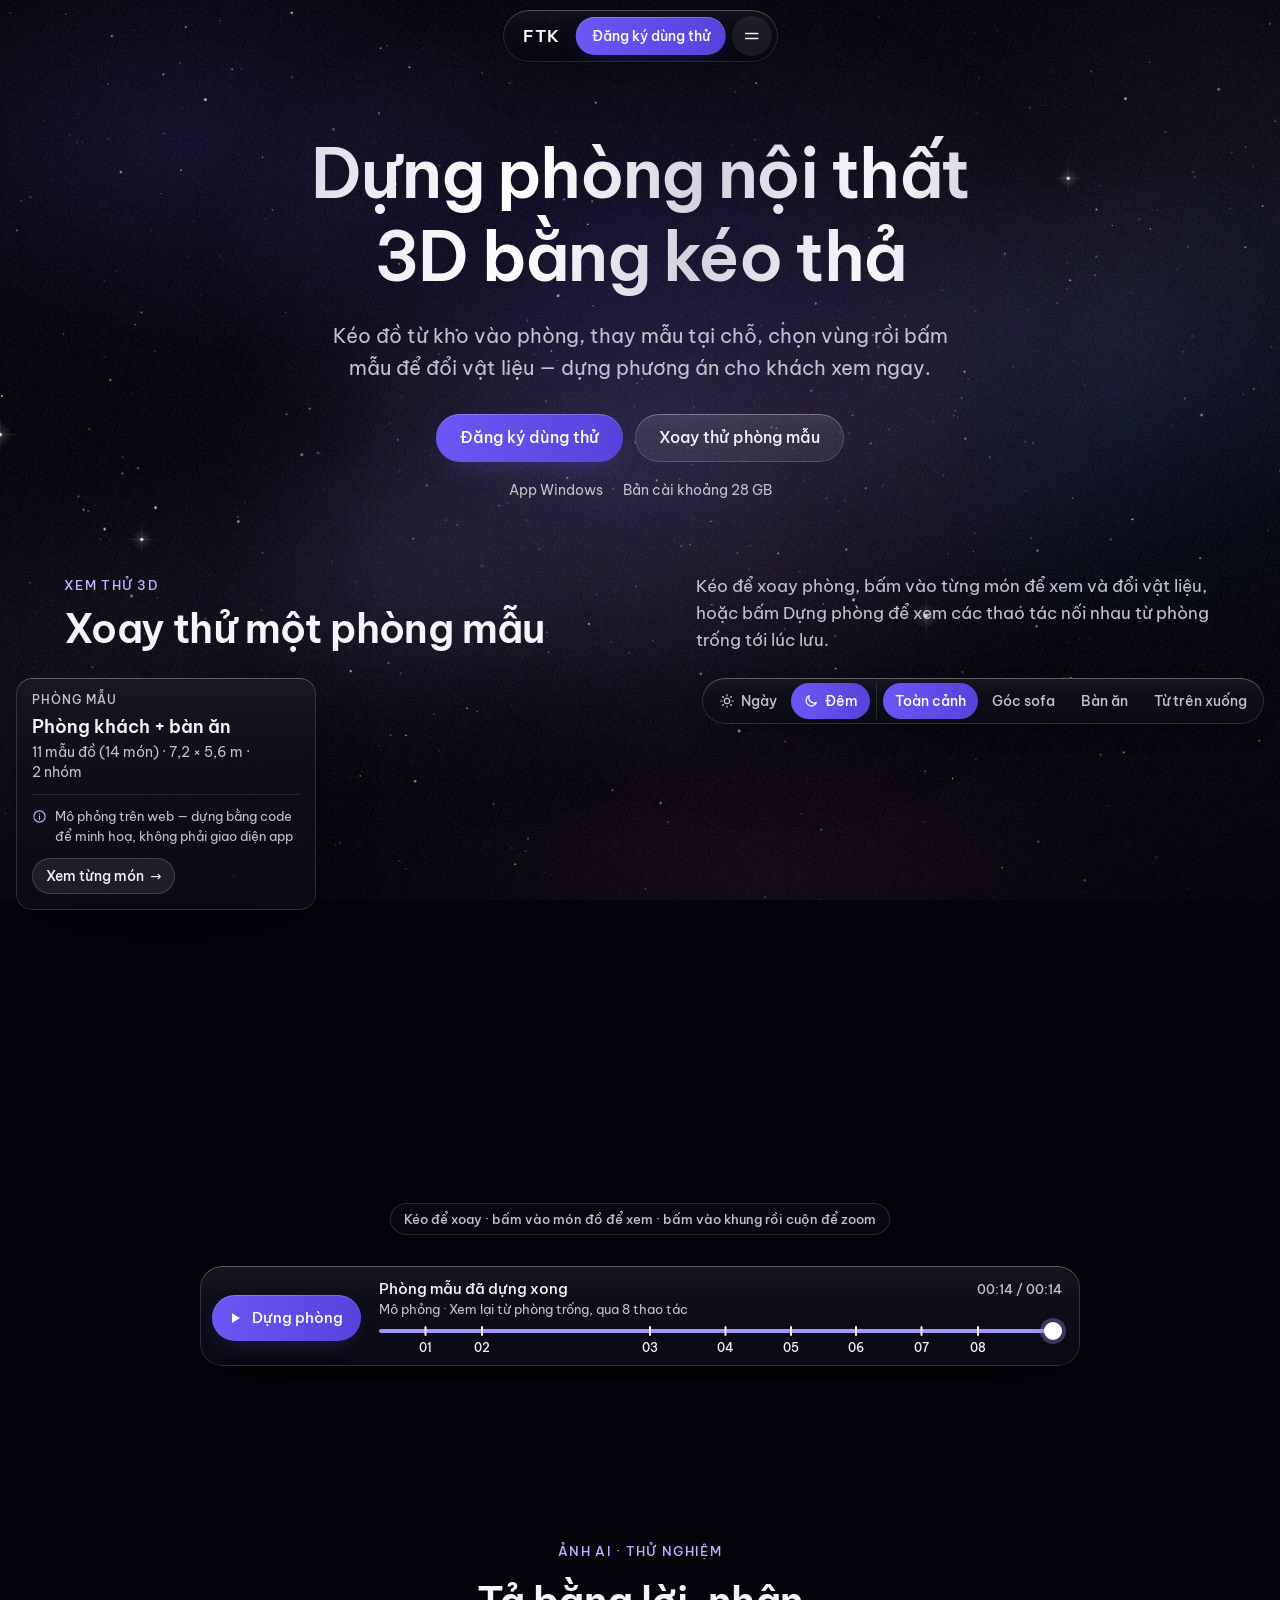
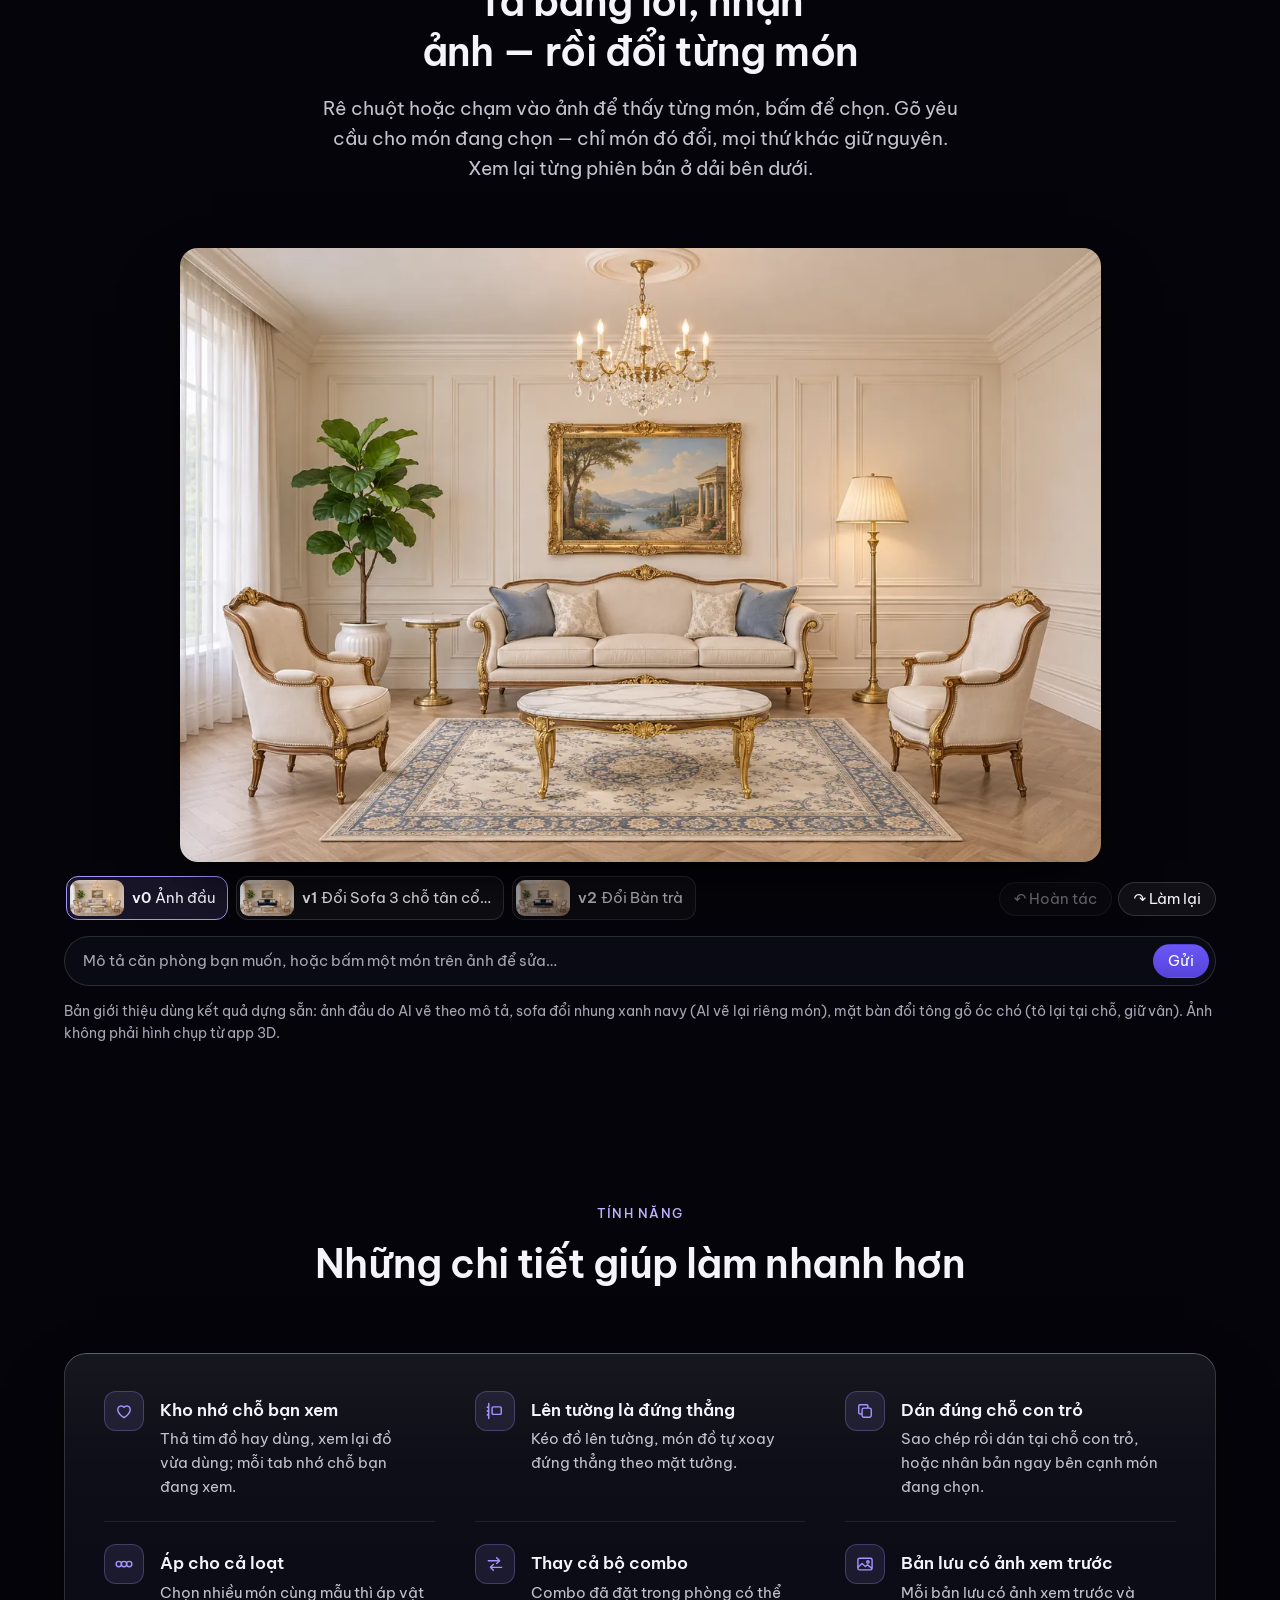
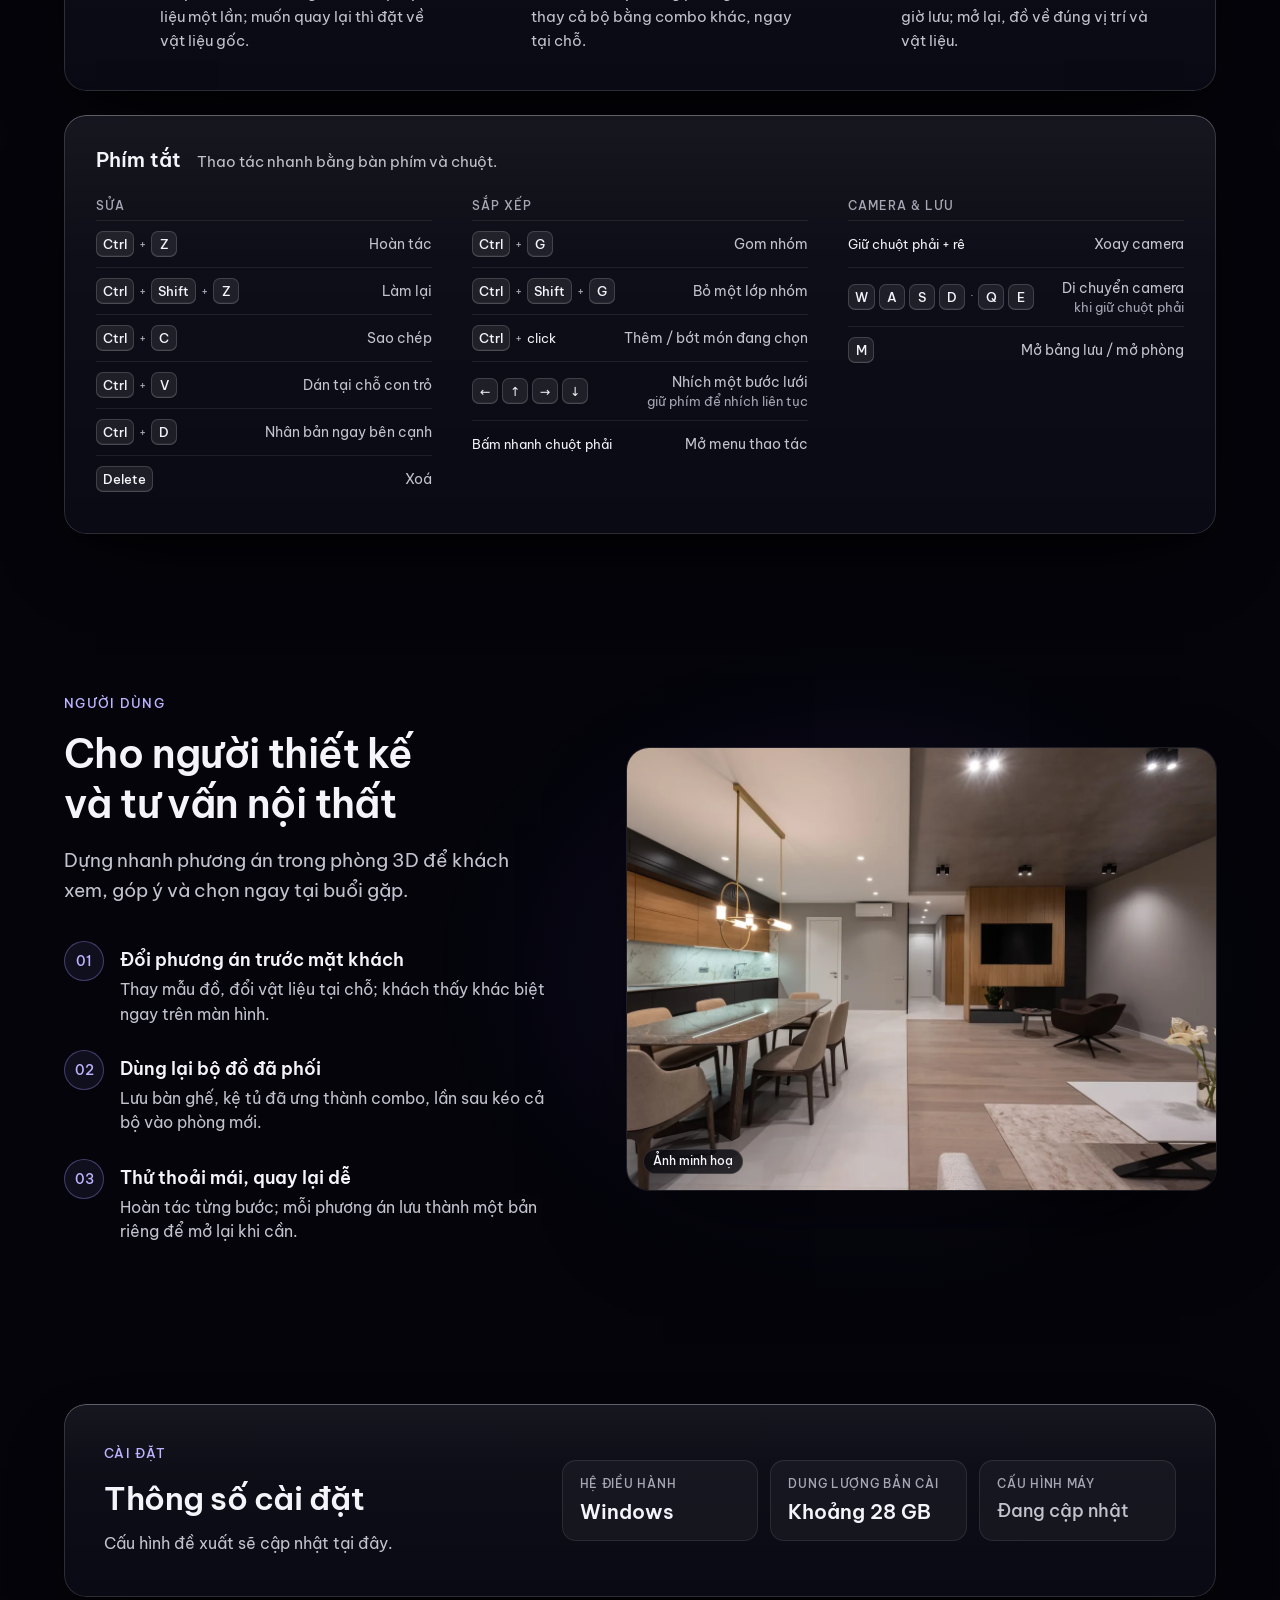
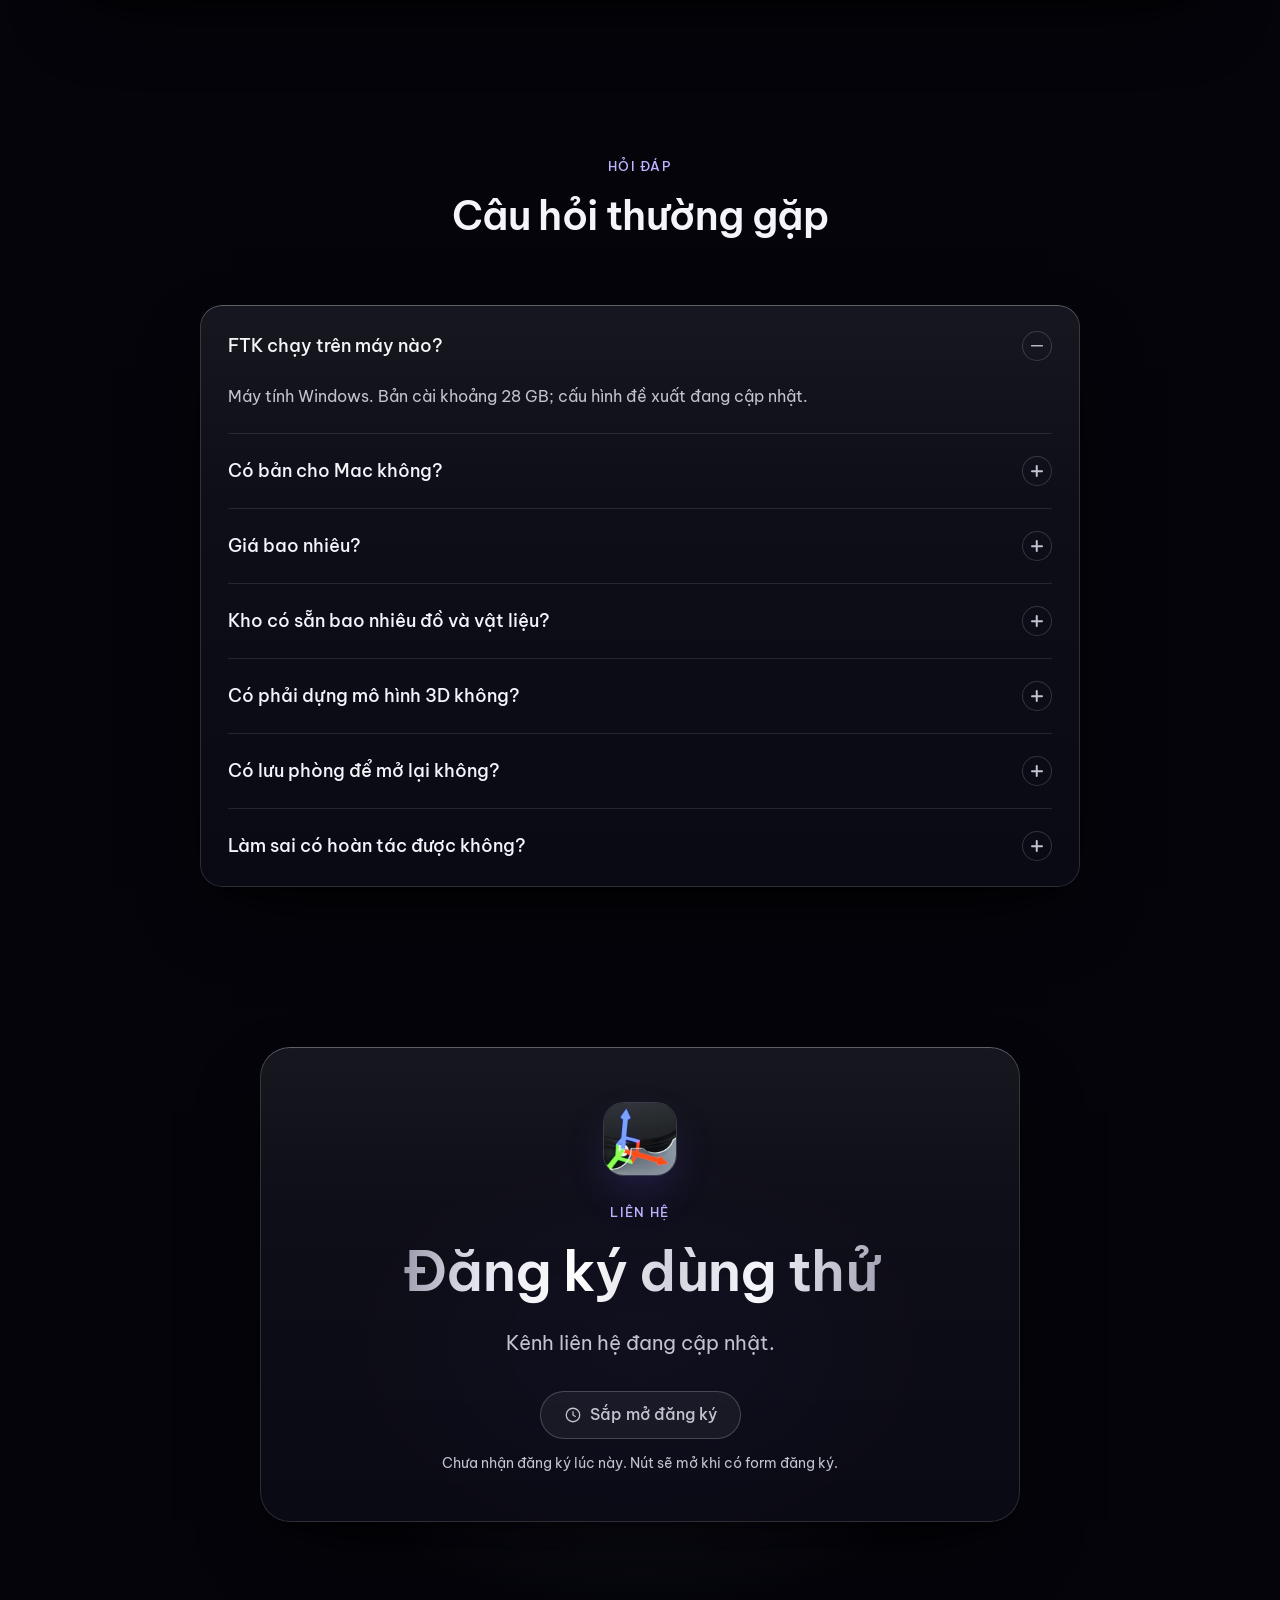
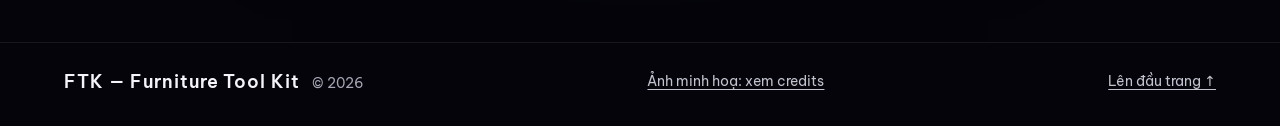
<file: index.html>
<!doctype html>
<html lang="vi">
<head>
<meta charset="utf-8">
<meta name="viewport" content="width=device-width, initial-scale=1">
<meta name="color-scheme" content="dark">
<meta name="theme-color" content="#04040A">
<meta name="robots" content="noindex">
<script>if (location.hash.length > 1) { document.documentElement.classList.add('nhay-tuc-thi'); addEventListener('load', function () { document.documentElement.classList.remove('nhay-tuc-thi'); }); }</script>
<title data-cfg="APP_NAME" data-cfg-sau=" · Dựng phòng nội thất 3D bằng kéo thả">FTK — Furniture Tool Kit · Dựng phòng nội thất 3D bằng kéo thả</title>
<meta name="description" data-cfg="TAGLINE" content="Kéo đồ từ kho vào phòng 3D, thay mẫu tại chỗ, chọn vùng rồi bấm mẫu để đổi vật liệu. App Windows cho người thiết kế và tư vấn nội thất.">
<meta property="og:type" content="website">
<meta property="og:locale" content="vi_VN">
<meta property="og:url" content="https://olivercu04.github.io/ftk-web/">
<meta property="og:title" data-cfg="APP_NAME" data-cfg-sau=" · Dựng phòng nội thất 3D bằng kéo thả" content="FTK — Furniture Tool Kit · Dựng phòng nội thất 3D bằng kéo thả">
<meta property="og:description" content="Bày đồ, thay mẫu, đổi vật liệu ngay trong phòng 3D — dựng phương án nội thất cho khách xem.">
<meta name="twitter:card" content="summary">
<link rel="icon" type="image/png" sizes="32x32" href="favicon-32.png">
<link rel="apple-touch-icon" href="apple-touch-icon.png">
<link rel="preconnect" href="https://fonts.googleapis.com">
<link rel="preconnect" href="https://fonts.gstatic.com" crossorigin>
<link rel="stylesheet" href="https://fonts.googleapis.com/css2?family=Be+Vietnam+Pro:wght@400;500;600&display=swap">
<link rel="stylesheet" href="style.css?v=3">
<script type="importmap">{"imports":{"three":"./vendor/three/three.module.min.js","three/addons/":"./vendor/three/addons/"}}</script>
<script src="config.js?v=3"></script>
<script src="main.js?v=3"></script>
</head>
<body id="top">
<div class="sky" aria-hidden="true"><div class="sky-neb"></div><canvas class="sky-far"></canvas><canvas class="sky-near"></canvas><div class="sky-grain"></div><div class="sky-vig"></div></div>
<a class="skip" href="#noi-dung">Bỏ qua, tới nội dung</a>

<!-- ═════════ DYNAMIC ISLAND (thay thanh đầu trang) ═════════ -->
<header class="island-wrap">
  <div class="island no-anim" data-mode="idle">
    <div class="isl-in">
      <div class="isl-bar">
        <a class="isl-brand" href="#top" aria-label="FTK — lên đầu trang" data-cfg="APP_SHORT">FTK</a>
        <div class="isl-live" data-kind="none" aria-hidden="true">
          <span class="isl-ico">
            <svg class="isl-ring" width="20" height="20" viewBox="0 0 20 20"><circle class="trk" cx="10" cy="10" r="7.6"/><circle class="val" cx="10" cy="10" r="7.6" pathLength="100" stroke-dasharray="100" stroke-dashoffset="100"/></svg>
            <span class="isl-dot"></span>
            <svg class="isl-ok" width="20" height="20" viewBox="0 0 24 24" fill="none" stroke="currentColor" stroke-width="2" stroke-linecap="round" stroke-linejoin="round"><circle cx="12" cy="12" r="9"/><path d="m8 12.5 2.6 2.6L16 9.6"/></svg>
          </span>
          <span class="isl-no"></span><span class="isl-txt"></span><span class="isl-sub"></span>
        </div>
        <a class="btn btn-primary isl-cta" href="#lien-he" data-cfg-href="SIGNUP_URL">Đăng ký dùng thử</a>
        <button class="isl-btn" type="button" aria-expanded="false" aria-controls="isl-menu" aria-label="Mở menu">
          <svg class="i-menu" width="20" height="20" viewBox="0 0 20 20" fill="none" stroke="currentColor" stroke-width="1.7" stroke-linecap="round" aria-hidden="true"><path d="M4 7.5h12M4 12.5h12"/></svg>
          <svg class="i-x" width="20" height="20" viewBox="0 0 20 20" fill="none" stroke="currentColor" stroke-width="1.7" stroke-linecap="round" aria-hidden="true"><path d="M5.5 5.5l9 9M14.5 5.5l-9 9"/></svg>
        </button>
      </div>
      <div class="isl-panel" id="isl-menu" hidden>
        <nav class="isl-nav" aria-label="Mục chính">
          <ul>
            <template data-an="anh-app"><li><a data-to="thao-tac">Thao tác</a></li></template>
            <li><a href="#xem-thu">Xem thử 3D</a></li>
            <li><a href="#anh-ai">Ảnh AI</a></li>
            <li><a href="#tinh-nang">Tính năng</a></li>
            <li><a href="#danh-cho-ai">Người dùng</a></li>
            <li><a href="#cai-dat">Cài đặt</a></li>
            <li><a href="#hoi-dap">Hỏi đáp</a></li>
          </ul>
        </nav>
      </div>
    </div>
  </div>
  <p id="isl-say" class="sr-only" role="status" aria-live="polite"></p>
</header>

<main id="noi-dung">

<!-- ═════════ #hero ═════════ -->
<section id="hero" class="hero" aria-labelledby="hero-title">
  <div class="container">
    <h1 id="hero-title" class="shine">Dựng phòng nội thất 3D bằng kéo thả</h1>
    <p class="lead">Kéo đồ từ kho vào phòng, thay mẫu tại chỗ, chọn vùng rồi bấm mẫu để đổi vật liệu — dựng phương án cho khách xem ngay.</p>
    <div class="hero-actions">
      <a class="btn btn-primary" href="#lien-he" data-cfg-href="SIGNUP_URL">Đăng ký dùng thử</a>
      <a class="btn btn-glass" href="#xem-thu" data-hero-2>Xoay thử phòng mẫu</a>
    </div>
    <p class="hero-note">App Windows<span aria-hidden="true">·</span>Bản cài khoảng 28 GB</p>

    <!-- TẠM ẨN (cờ SHOW_ANH_APP): <template> không giải mã / tải ảnh bên trong. Cờ bật → script đưa lại vào DOM. -->
    <template data-an="anh-app">
    <figure class="hero-media" data-reveal style="--i:4">
      <div class="frame">
        <img data-media="ui-tong-quan" width="1400" height="996" alt="" fetchpriority="high">
      </div>
      <figcaption class="cap"></figcaption>
    </figure>
    </template>
  </div>
</section>

<!-- ═════════ #thao-tac — TẠM ẨN (cờ SHOW_ANH_APP) ═════════
     Cờ bật: script đưa khối vào lại chỗ này rồi mới khởi tạo phần kể chuyện theo cuộn.
     Không JS / giảm chuyển động: danh sách tĩnh 8 bước, ảnh / ô chờ nằm trong từng bước. -->
<template data-an="anh-app">
<section id="thao-tac" class="section tt" aria-labelledby="tt-title">
  <div class="container">
    <div class="sec-head" data-reveal>
      <p class="eyebrow">Xem thao tác</p>
      <h2 id="tt-title" class="h2">Từ kho đồ tới bản lưu</h2>
      <p class="sec-lead">Tám thao tác dựng một phương án, từ lúc mở kho tới khi lưu phòng.</p>
    </div>
  </div>
  <div class="tt-wide">
    <div class="tt-body">
      <ol class="tt-steps">
        <li class="tt-step" id="tt-1">
          <div class="tt-text">
            <p class="tt-no"><b>01</b> / 08</p>
            <h3>Mở kho đồ</h3>
            <p class="tt-desc">Bấm nút kho đồ trên thanh công cụ: đồ nội thất, vật liệu và combo nằm chung một cửa sổ, xếp theo thư mục, có ô tìm kiếm.</p>
          </div>
          <figure class="tt-media" data-step="1">
            <img data-media="tt-01" width="945" height="532" loading="lazy" alt="">
            <figcaption class="chip"></figcaption>
          </figure>
        </li>

        <li class="tt-step" id="tt-2">
          <div class="tt-text">
            <p class="tt-no"><b>02</b> / 08</p>
            <h3>Kéo đồ vào phòng</h3>
            <p class="tt-desc">Kéo thẻ ra phòng 3D, bóng của món đồ bám theo sàn, tường hoặc trần dưới con trỏ. Thả tay là đồ nằm đúng chỗ, được chọn sẵn.</p>
          </div>
          <figure class="tt-media tt-wait" data-step="2" role="img" aria-label="Ô chờ video kéo đồ vào phòng, chưa có video">
            <div class="tt-wait-in">
              <span class="tt-wait-ico" aria-hidden="true"><svg width="30" height="30" viewBox="0 0 24 24" fill="none" stroke="currentColor" stroke-width="1.6" stroke-linecap="round" stroke-linejoin="round"><rect x="3" y="3" width="8" height="8" rx="1.6"/><path d="M13 13l8 4-3.4 1.2L16.4 21.6z"/><path d="M7 14v4h4" stroke-dasharray="2 2"/></svg></span>
              <span class="wait-badge"><svg width="18" height="18" viewBox="0 0 24 24" aria-hidden="true"><circle cx="12" cy="12" r="9.2" fill="none" stroke="currentColor" stroke-width="1.6"/><path d="M10 8.6v6.8l5.6-3.4z" fill="currentColor"/></svg>Video sẽ cập nhật</span>
            </div>
          </figure>
        </li>

        <li class="tt-step" id="tt-3">
          <div class="tt-text">
            <p class="tt-no"><b>03</b> / 08</p>
            <h3>Chọn rồi chỉnh bằng gizmo</h3>
            <p class="tt-desc">Click hoặc quét khung để chọn, kéo gizmo 3 trục để di chuyển, xoay, co giãn theo bước lưới.</p>
            <ul class="tt-keys">
              <li><kbd>Ctrl</kbd><span class="plus">+</span><span class="act">click</span><span class="what">thêm / bớt món</span></li>
              <li><kbd aria-label="Mũi tên trái">←</kbd><kbd aria-label="Mũi tên phải">→</kbd><span class="what">nhích một bước lưới</span></li>
            </ul>
          </div>
          <figure class="tt-media" data-step="3">
            <img data-media="tt-03" width="567" height="319" loading="lazy" alt="">
            <figcaption class="chip"></figcaption>
          </figure>
        </li>

        <li class="tt-step" id="tt-4">
          <div class="tt-text">
            <p class="tt-no"><b>04</b> / 08</p>
            <h3>Gom đồ thành nhóm</h3>
            <p class="tt-desc">Chọn nhiều món rồi gom thành nhóm để di chuyển cả cụm; vào trong nhóm khi cần sửa riêng từng món.</p>
            <ul class="tt-keys">
              <li><kbd>Ctrl</kbd><span class="plus">+</span><kbd>G</kbd><span class="what">gom nhóm</span></li>
              <li><kbd>Ctrl</kbd><span class="plus">+</span><kbd>Shift</kbd><span class="plus">+</span><kbd>G</kbd><span class="what">bỏ một lớp nhóm</span></li>
            </ul>
          </div>
          <figure class="tt-media tt-wait" data-step="4" role="img" aria-label="Ô chờ video gom nhóm, chưa có video">
            <div class="tt-wait-in">
              <span class="tt-wait-ico" aria-hidden="true"><svg width="30" height="30" viewBox="0 0 24 24" fill="none" stroke="currentColor" stroke-width="1.6" stroke-linejoin="round"><rect x="2.5" y="2.5" width="19" height="19" rx="3" stroke-dasharray="2.4 2.4"/><rect x="6" y="6" width="5.5" height="5.5" rx="1.2"/><rect x="12.5" y="12.5" width="5.5" height="5.5" rx="1.2"/></svg></span>
              <span class="wait-badge"><svg width="18" height="18" viewBox="0 0 24 24" aria-hidden="true"><circle cx="12" cy="12" r="9.2" fill="none" stroke="currentColor" stroke-width="1.6"/><path d="M10 8.6v6.8l5.6-3.4z" fill="currentColor"/></svg>Video sẽ cập nhật</span>
            </div>
          </figure>
        </li>

        <li class="tt-step" id="tt-5">
          <div class="tt-text">
            <p class="tt-no"><b>05</b> / 08</p>
            <h3>Thay đồ tại chỗ</h3>
            <p class="tt-desc">Chuột phải lên món đồ để thay: kho mở đúng thư mục của món, bạn chọn mẫu khác. Món mới giữ vị trí, hướng xoay và nhóm của món cũ.</p>
          </div>
          <figure class="tt-media tt-wait" data-step="5" role="img" aria-label="Ô chờ video thay đồ, chưa có video">
            <div class="tt-wait-in">
              <span class="tt-wait-ico" aria-hidden="true"><svg width="30" height="30" viewBox="0 0 24 24" fill="none" stroke="currentColor" stroke-width="1.6" stroke-linecap="round" stroke-linejoin="round"><path d="M4 8h13M14 4.5 17.5 8 14 11.5M20 16H7M10 12.5 6.5 16l3.5 3.5"/></svg></span>
              <span class="wait-badge"><svg width="18" height="18" viewBox="0 0 24 24" aria-hidden="true"><circle cx="12" cy="12" r="9.2" fill="none" stroke="currentColor" stroke-width="1.6"/><path d="M10 8.6v6.8l5.6-3.4z" fill="currentColor"/></svg>Video sẽ cập nhật</span>
            </div>
          </figure>
        </li>

        <li class="tt-step" id="tt-6">
          <div class="tt-text">
            <p class="tt-no"><b>06</b> / 08</p>
            <h3>Đổi vật liệu từng vùng</h3>
            <p class="tt-desc">Chọn một vùng của món đồ (mặt bàn, chân bàn…), bấm nút áp ở góc thẻ vật liệu, hoặc kéo thẻ thả thẳng lên đồ.</p>
          </div>
          <figure class="tt-media" data-step="6">
            <img data-media="tt-02" width="1280" height="720" loading="lazy" alt="">
            <figcaption class="chip"></figcaption>
          </figure>
        </li>

        <li class="tt-step" id="tt-7">
          <div class="tt-text">
            <p class="tt-no"><b>07</b> / 08</p>
            <h3>Lưu cả bộ thành combo</h3>
            <p class="tt-desc">Chọn từ 2 món trở lên, lưu thành combo từ menu chuột phải; cả bộ vào tab combo của kho, kèm ảnh bìa tự chụp. Lần sau kéo cả bộ vào phòng, đúng đội hình và vật liệu.</p>
          </div>
          <figure class="tt-media tt-wait" data-step="7" role="img" aria-label="Ô chờ video combo, chưa có video">
            <div class="tt-wait-in">
              <span class="tt-wait-ico" aria-hidden="true"><svg width="30" height="30" viewBox="0 0 24 24" fill="none" stroke="currentColor" stroke-width="1.6" stroke-linejoin="round"><path d="M12 3.5 21 8l-9 4.5L3 8z"/><path d="M3 12l9 4.5 9-4.5M3 16l9 4.5 9-4.5"/></svg></span>
              <span class="wait-badge"><svg width="18" height="18" viewBox="0 0 24 24" aria-hidden="true"><circle cx="12" cy="12" r="9.2" fill="none" stroke="currentColor" stroke-width="1.6"/><path d="M10 8.6v6.8l5.6-3.4z" fill="currentColor"/></svg>Video sẽ cập nhật</span>
            </div>
          </figure>
        </li>

        <li class="tt-step" id="tt-8">
          <div class="tt-text">
            <p class="tt-no"><b>08</b> / 08</p>
            <h3>Lưu phòng, hoàn tác dễ</h3>
            <p class="tt-desc">Mở bảng lưu, đặt tên rồi lưu phòng để mở lại khi cần. Làm sai thì hoàn tác từng bước.</p>
            <ul class="tt-keys">
              <li><kbd>M</kbd><span class="what">mở bảng lưu</span></li>
              <li><kbd>Ctrl</kbd><span class="plus">+</span><kbd>Z</kbd><span class="what">hoàn tác</span></li>
            </ul>
          </div>
          <figure class="tt-media tt-wait" data-step="8" role="img" aria-label="Ô chờ video lưu phòng và hoàn tác, chưa có video">
            <div class="tt-wait-in">
              <span class="tt-wait-ico" aria-hidden="true"><svg width="30" height="30" viewBox="0 0 24 24" fill="none" stroke="currentColor" stroke-width="1.6" stroke-linecap="round" stroke-linejoin="round"><path d="M8.5 5 4.5 9l4 4"/><path d="M4.5 9H14a5.5 5.5 0 0 1 0 11h-4"/></svg></span>
              <span class="wait-badge"><svg width="18" height="18" viewBox="0 0 24 24" aria-hidden="true"><circle cx="12" cy="12" r="9.2" fill="none" stroke="currentColor" stroke-width="1.6"/><path d="M10 8.6v6.8l5.6-3.4z" fill="currentColor"/></svg>Video sẽ cập nhật</span>
            </div>
          </figure>
        </li>
      </ol>
    </div>
  </div>
</section>
</template>

<!-- ═════════ #xem-thu — Phòng 3D xem thử ═════════
     Cảnh dựng bằng code (three.js 0.160.1 nằm ở vendor/three/, chỉ nạp khi khối sắp vào màn hình).
     Không JS → ảnh chụp sẵn trong <noscript>. Không WebGL → script lấy đúng ảnh đó + câu giải thích. -->
<section id="xem-thu" class="section xt" aria-labelledby="xt-title-h">
  <div class="container">
    <div class="sec-head xt-head" data-reveal>
      <div>
        <p class="eyebrow">Xem thử 3D</p>
        <h2 id="xt-title-h" class="h2">Xoay thử một phòng mẫu</h2>
      </div>
      <p class="sec-lead">Kéo để xoay phòng, bấm vào từng món để xem và đổi vật liệu, hoặc bấm Dựng phòng để xem các thao tác nối nhau từ phòng trống tới lúc lưu.</p>
    </div>
  </div>
  <div class="xt-wrap">
    <div class="xt-stage" data-time="dem">
      <p class="xt-load" aria-hidden="true">Đang dựng phòng 3D…</p>
      <noscript><div class="xt-fallback"><img src="media/xt-fallback.webp" width="1280" height="641" alt="Phòng mẫu dựng bằng code, chế độ đêm, lơ lửng giữa nền trời sao, nhìn từ trên chéo xuống: sàn gỗ, hai bức tường có cửa sổ, sofa, ghế bành, bàn trà tròn trên thảm, kệ sách, đèn cây, chậu cây, tranh treo tường và bàn ăn 4 ghế." loading="lazy"><p class="xt-fb-note">Bật JavaScript để xoay phòng 3D. Mô phỏng trên web — dựng bằng code để minh hoạ, không phải giao diện app.</p></div></noscript>
      <div class="xt-ui">
        <button class="xt-touch" type="button" aria-label="Chạm để xoay phòng"><span><svg width="18" height="18" viewBox="0 0 24 24" fill="none" stroke="currentColor" stroke-width="1.7" stroke-linecap="round" stroke-linejoin="round" aria-hidden="true"><path d="M9 11V5.5a1.5 1.5 0 0 1 3 0V10"/><path d="M12 10V8.5a1.5 1.5 0 0 1 3 0V11"/><path d="M15 10.5a1.5 1.5 0 0 1 3 0V15a6 6 0 0 1-6 6h-.6a6 6 0 0 1-4.6-2.2L4.2 15.6a1.5 1.5 0 0 1 2.2-2L9 15.5"/></svg>Chạm để xoay phòng</span></button>

        <div class="xt-panel lg xt-info">
          <p class="xt-over">Phòng mẫu</p>
          <p class="xt-title">Phòng khách + bàn ăn</p>
          <p class="xt-meta">11 mẫu đồ (14 món) · 7,2 × 5,6 m · 2 nhóm</p>
          <p class="xt-sim"><svg width="15" height="15" viewBox="0 0 24 24" fill="none" stroke="currentColor" stroke-width="1.8" stroke-linecap="round" aria-hidden="true"><circle cx="12" cy="12" r="9"/><path d="M12 11v5.5"/><circle cx="12" cy="7.8" r=".9" fill="currentColor" stroke="none"/></svg><span>Mô phỏng trên web — dựng bằng code để minh hoạ, không phải giao diện app</span></p>
          <button class="xt-all" type="button">Xem từng món <span aria-hidden="true">→</span></button>
        </div>

        <div class="xt-panel lg xt-ctrl">
          <div class="xt-seg" role="group" aria-label="Ánh sáng">
            <button type="button" data-time-set="ngay" aria-pressed="false"><svg width="16" height="16" viewBox="0 0 24 24" fill="none" stroke="currentColor" stroke-width="1.8" stroke-linecap="round" aria-hidden="true"><circle cx="12" cy="12" r="4"/><path d="M12 2.5v2M12 19.5v2M2.5 12h2M19.5 12h2M5.3 5.3l1.4 1.4M17.3 17.3l1.4 1.4M5.3 18.7l1.4-1.4M17.3 6.7l1.4-1.4"/></svg>Ngày</button>
            <button type="button" data-time-set="dem" aria-pressed="true"><svg width="16" height="16" viewBox="0 0 24 24" fill="none" stroke="currentColor" stroke-width="1.8" stroke-linejoin="round" aria-hidden="true"><path d="M20 14.5A8 8 0 0 1 9.5 4a8 8 0 1 0 10.5 10.5z"/></svg>Đêm</button>
          </div>
          <div class="xt-seg" role="group" aria-label="Góc nhìn có sẵn">
            <button type="button" data-view="toan" aria-pressed="true">Toàn cảnh</button>
            <button type="button" data-view="sofa" aria-pressed="false">Góc sofa</button>
            <button type="button" data-view="an" aria-pressed="false">Bàn ăn</button>
            <button type="button" data-view="tren" aria-pressed="false">Từ trên xuống</button>
          </div>
        </div>

        <p class="xt-hint xt-solid"></p>
        <div class="xt-kho xt-solid" aria-hidden="true"><span class="k-ttl">Kho đồ</span><span data-k="do">Đồ nội thất</span><span data-k="vl">Vật liệu</span><span data-k="cb">Combo</span><span class="xt-kho-item"></span></div>
        <p class="xt-glabel" aria-hidden="true"></p>
        <p class="xt-tip xt-solid" aria-hidden="true"></p>
        <button class="xt-done xt-solid" type="button"><svg width="16" height="16" viewBox="0 0 24 24" fill="none" stroke="currentColor" stroke-width="2" stroke-linecap="round" aria-hidden="true"><path d="M6 6l12 12M18 6 6 18"/></svg>Xong, cuộn trang</button>

        <aside class="xt-panel lg xt-card" aria-label="Thông tin món đồ đang chọn" aria-hidden="true">
          <div class="xt-card-head">
            <p class="xt-over">Món đồ · <span data-x="idx">01</span> / <span data-x="cnt">11</span></p>
            <button class="xt-x" type="button" aria-label="Đóng thẻ"><svg width="16" height="16" viewBox="0 0 24 24" fill="none" stroke="currentColor" stroke-width="2" stroke-linecap="round" aria-hidden="true"><path d="M6 6l12 12M18 6 6 18"/></svg></button>
          </div>
          <h3 data-x="name">Sofa 3 chỗ</h3>
          <dl class="xt-props">
            <div><dt>Loại đồ</dt><dd data-x="loai">Sofa</dd></div>
            <div><dt>Bám mặt</dt><dd data-x="bam">Sàn</dd></div>
            <div class="wide"><dt>Vật liệu · vùng <span data-x="vung">vải bọc</span></dt><dd data-x="vl">Vải xanh rêu</dd></div>
            <div class="wide"><dt>Nhóm / combo</dt><dd data-x="nhom">Nhóm Góc sofa</dd></div>
          </dl>
          <p class="xt-chips-lbl">Đổi vật liệu</p>
          <div class="xt-chips" role="group" aria-label="Đổi vật liệu"></div>
          <div class="xt-nav">
            <button type="button" data-x="prev"><span aria-hidden="true">←</span> Món trước</button>
            <button type="button" data-x="next">Món sau <span aria-hidden="true">→</span></button>
          </div>
          <p class="xt-fine">Tên đồ, vật liệu, nhóm là dữ liệu mô phỏng cho phòng mẫu này.</p>
        </aside>

        <div class="xt-panel lg xt-tl">
          <button class="xt-play" type="button" data-state="play" aria-label="Phát: dựng phòng từ phòng trống">
            <svg class="i-play" width="18" height="18" viewBox="0 0 24 24" aria-hidden="true"><path d="M8 5.5v13l10.5-6.5z" fill="currentColor"/></svg>
            <svg class="i-pause" width="18" height="18" viewBox="0 0 24 24" aria-hidden="true"><path d="M7.5 5.5h3v13h-3zM13.5 5.5h3v13h-3z" fill="currentColor"/></svg>
            <svg class="i-replay" width="18" height="18" viewBox="0 0 24 24" fill="none" stroke="currentColor" stroke-width="2" stroke-linecap="round" stroke-linejoin="round" aria-hidden="true"><path d="M4.5 12a7.5 7.5 0 1 0 2.2-5.3"/><path d="M4.5 4.5v4h4"/></svg>
            <span class="xt-play-txt">Dựng phòng</span>
          </button>
          <div class="xt-tl-main">
            <div class="xt-tl-top"><p class="xt-moc"><b></b><span>Phòng mẫu đã dựng xong</span></p><p class="xt-time">00:14 / 00:14</p></div>
            <p class="xt-moc-sub">Mô phỏng · Xem lại từ phòng trống, qua 8 thao tác</p>
            <div class="xt-range"><input type="range" min="0" max="1420" step="1" value="1420" aria-label="Thanh thời gian dựng phòng"><div class="xt-ticks" aria-hidden="true"></div></div>
          </div>
        </div>
      </div>
    </div>
  </div>
</section>

<!-- ═════════ #anh-ai — khối Ảnh AI (gói bàn giao 03/11 từ FTK_AI_Server).
     Đừng sửa anh-ai/ftk_viewport.* / du_lieu.json / ảnh: đó là bản sinh ra, cần đổi thì xuất gói lại.
     Chữ trong khối + CSS bọc ngoài (#anh-ai …, ở style.css) là của trang. Nạp lười: main.js mục "Khối Ảnh AI". ═════════ -->
<section id="anh-ai" class="section" aria-labelledby="anh-ai-tieu-de">
  <div class="container">
    <div class="sec-head" data-reveal>
      <div>
        <p class="eyebrow">Ảnh AI · thử nghiệm</p>
        <h2 id="anh-ai-tieu-de" class="h2">Tả bằng lời, nhận ảnh&nbsp;— rồi đổi từng món</h2>
      </div>
      <p class="sec-lead">Rê chuột hoặc chạm vào ảnh để thấy từng món, bấm để chọn. Gõ yêu cầu cho món đang chọn — chỉ món đó đổi, mọi thứ khác giữ nguyên. Xem lại từng phiên bản ở dải bên dưới.</p>
    </div>
    <div id="anh-ai-vp" class="anh-ai-vp"><p class="anh-ai-cho">Đang tải ảnh mẫu…</p></div>
    <p class="anh-ai-ghi">Bản giới thiệu dùng kết quả dựng sẵn: ảnh đầu do AI vẽ theo mô tả, sofa đổi nhung xanh navy (AI vẽ lại riêng món), mặt bàn đổi tông gỗ óc chó (tô lại tại chỗ, giữ vân). Ảnh không phải hình chụp từ app 3D.</p>
  </div>
</section>

<!-- ═════════ #tinh-nang ═════════ -->
<section id="tinh-nang" class="section" aria-labelledby="tn-title">
  <div class="container">
    <div class="sec-head" data-reveal>
      <p class="eyebrow">Tính năng</p>
      <h2 id="tn-title" class="h2">Những chi tiết giúp làm nhanh hơn</h2>
    </div>

    <ul class="details lg" data-reveal>
      <li class="detail">
        <span class="ico" aria-hidden="true"><svg width="20" height="20" viewBox="0 0 24 24" fill="none" stroke="currentColor" stroke-width="1.7" stroke-linejoin="round"><path d="M12 20s-7.5-4.6-7.5-10.1A4.2 4.2 0 0 1 12 7.6a4.2 4.2 0 0 1 7.5 2.3C19.5 15.4 12 20 12 20z"/></svg></span>
        <div><h3>Kho nhớ chỗ bạn xem</h3><p>Thả tim đồ hay dùng, xem lại đồ vừa dùng; mỗi tab nhớ chỗ bạn đang xem.</p></div>
      </li>
      <li class="detail">
        <span class="ico" aria-hidden="true"><svg width="20" height="20" viewBox="0 0 24 24" fill="none" stroke="currentColor" stroke-width="1.7" stroke-linecap="round" stroke-linejoin="round"><path d="M4.5 3v18M4.5 6 2.8 7.7M4.5 10.5 2.8 12.2M4.5 15 2.8 16.7"/><rect x="8.5" y="7" width="11" height="9" rx="1.4"/></svg></span>
        <div><h3>Lên tường là đứng thẳng</h3><p>Kéo đồ lên tường, món đồ tự xoay đứng thẳng theo mặt tường.</p></div>
      </li>
      <li class="detail">
        <span class="ico" aria-hidden="true"><svg width="20" height="20" viewBox="0 0 24 24" fill="none" stroke="currentColor" stroke-width="1.7" stroke-linejoin="round"><rect x="8.5" y="8.5" width="11" height="11" rx="2"/><path d="M15.5 8.5V6A1.5 1.5 0 0 0 14 4.5H6A1.5 1.5 0 0 0 4.5 6v8A1.5 1.5 0 0 0 6 15.5h2.5"/></svg></span>
        <div><h3>Dán đúng chỗ con trỏ</h3><p>Sao chép rồi dán tại chỗ con trỏ, hoặc nhân bản ngay bên cạnh món đang chọn.</p></div>
      </li>
      <li class="detail">
        <span class="ico" aria-hidden="true"><svg width="20" height="20" viewBox="0 0 24 24" fill="none" stroke="currentColor" stroke-width="1.7"><circle cx="5.8" cy="12" r="3.2"/><circle cx="12" cy="12" r="3.2"/><circle cx="18.2" cy="12" r="3.2"/></svg></span>
        <div><h3>Áp cho cả loạt</h3><p>Chọn nhiều món cùng mẫu thì áp vật liệu một lần; muốn quay lại thì đặt về vật liệu gốc.</p></div>
      </li>
      <li class="detail">
        <span class="ico" aria-hidden="true"><svg width="20" height="20" viewBox="0 0 24 24" fill="none" stroke="currentColor" stroke-width="1.7" stroke-linecap="round" stroke-linejoin="round"><path d="M4 8h13M14 4.5 17.5 8 14 11.5M20 16H7M10 12.5 6.5 16l3.5 3.5"/></svg></span>
        <div><h3>Thay cả bộ combo</h3><p>Combo đã đặt trong phòng có thể thay cả bộ bằng combo khác, ngay tại chỗ.</p></div>
      </li>
      <li class="detail">
        <span class="ico" aria-hidden="true"><svg width="20" height="20" viewBox="0 0 24 24" fill="none" stroke="currentColor" stroke-width="1.7" stroke-linejoin="round" stroke-linecap="round"><rect x="3.5" y="5" width="17" height="14" rx="2"/><path d="m3.5 16 5-4.5 4 3.5 2.5-2 5 4"/><circle cx="15.5" cy="9.5" r="1.4"/></svg></span>
        <div><h3>Bản lưu có ảnh xem trước</h3><p>Mỗi bản lưu có ảnh xem trước và giờ lưu; mở lại, đồ về đúng vị trí và vật liệu.</p></div>
      </li>
    </ul>
    <!-- Phím tắt -->
    <div class="keys lg" data-reveal>
      <div class="keys-title">
        <h3>Phím tắt</h3>
        <p>Thao tác nhanh bằng bàn phím và chuột.</p>
      </div>
      <div class="kgroup">
        <h4>Sửa</h4>
        <dl>
          <div class="krow"><dt><kbd>Ctrl</kbd><span class="plus">+</span><kbd>Z</kbd></dt><dd>Hoàn tác</dd></div>
          <div class="krow"><dt><kbd>Ctrl</kbd><span class="plus">+</span><kbd>Shift</kbd><span class="plus">+</span><kbd>Z</kbd></dt><dd>Làm lại</dd></div>
          <div class="krow"><dt><kbd>Ctrl</kbd><span class="plus">+</span><kbd>C</kbd></dt><dd>Sao chép</dd></div>
          <div class="krow"><dt><kbd>Ctrl</kbd><span class="plus">+</span><kbd>V</kbd></dt><dd>Dán tại chỗ con trỏ</dd></div>
          <div class="krow"><dt><kbd>Ctrl</kbd><span class="plus">+</span><kbd>D</kbd></dt><dd>Nhân bản ngay bên cạnh</dd></div>
          <div class="krow"><dt><kbd>Delete</kbd></dt><dd>Xoá</dd></div>
        </dl>
      </div>
      <div class="kgroup">
        <h4>Sắp xếp</h4>
        <dl>
          <div class="krow"><dt><kbd>Ctrl</kbd><span class="plus">+</span><kbd>G</kbd></dt><dd>Gom nhóm</dd></div>
          <div class="krow"><dt><kbd>Ctrl</kbd><span class="plus">+</span><kbd>Shift</kbd><span class="plus">+</span><kbd>G</kbd></dt><dd>Bỏ một lớp nhóm</dd></div>
          <div class="krow"><dt><kbd>Ctrl</kbd><span class="plus">+</span><span class="act">click</span></dt><dd>Thêm / bớt món đang chọn</dd></div>
          <div class="krow"><dt><kbd aria-label="Mũi tên trái">←</kbd><kbd aria-label="Mũi tên lên">↑</kbd><kbd aria-label="Mũi tên phải">→</kbd><kbd aria-label="Mũi tên xuống">↓</kbd></dt><dd>Nhích một bước lưới<small>giữ phím để nhích liên tục</small></dd></div>
          <div class="krow"><dt><span class="act">Bấm nhanh chuột phải</span></dt><dd>Mở menu thao tác</dd></div>
        </dl>
      </div>
      <div class="kgroup">
        <h4>Camera &amp; lưu</h4>
        <dl>
          <div class="krow"><dt><span class="act">Giữ chuột phải + rê</span></dt><dd>Xoay camera</dd></div>
          <div class="krow"><dt><kbd>W</kbd><kbd>A</kbd><kbd>S</kbd><kbd>D</kbd><span class="sep">·</span><kbd>Q</kbd><kbd>E</kbd></dt><dd>Di chuyển camera<small>khi giữ chuột phải</small></dd></div>
          <div class="krow"><dt><kbd>M</kbd></dt><dd>Mở bảng lưu / mở phòng</dd></div>
        </dl>
      </div>
    </div>
  </div>
</section>

<!-- ═════════ #danh-cho-ai (nhãn: Người dùng) ═════════ -->
<section id="danh-cho-ai" class="band" aria-labelledby="nd-title">
  <div class="container band-grid">
    <div>
      <div data-reveal>
        <p class="eyebrow">Người dùng</p>
        <h2 id="nd-title" class="h2">Cho người thiết kế và tư vấn nội thất</h2>
        <p class="sec-lead">Dựng nhanh phương án trong phòng 3D để khách xem, góp ý và chọn ngay tại buổi gặp.</p>
      </div>
      <ul class="benefits">
        <li class="benefit" data-reveal style="--i:0">
          <span class="n" aria-hidden="true">01</span>
          <div><h3>Đổi phương án trước mặt khách</h3><p>Thay mẫu đồ, đổi vật liệu tại chỗ; khách thấy khác biệt ngay trên màn hình.</p></div>
        </li>
        <li class="benefit" data-reveal style="--i:1">
          <span class="n" aria-hidden="true">02</span>
          <div><h3>Dùng lại bộ đồ đã phối</h3><p>Lưu bàn ghế, kệ tủ đã ưng thành combo, lần sau kéo cả bộ vào phòng mới.</p></div>
        </li>
        <li class="benefit" data-reveal style="--i:2">
          <span class="n" aria-hidden="true">03</span>
          <div><h3>Thử thoải mái, quay lại dễ</h3><p>Hoàn tác từng bước; mỗi phương án lưu thành một bản riêng để mở lại khi cần.</p></div>
        </li>
      </ul>
    </div>
    <figure class="photo" data-reveal style="--i:1">
      <img data-media="nguoi-dung" width="1200" height="900" loading="lazy" alt="">
      <figcaption class="chip"></figcaption>
    </figure>
  </div>
</section>

<!-- ═════════ #ai-sap-co (ẩn; hiện khi SHOW_AI_TEASER bật) ═════════ -->
<section id="ai-sap-co" class="section" aria-labelledby="ai-title" hidden>
  <div class="container">
    <div class="soon lg" data-reveal>
      <p class="eyebrow">Sắp có</p>
      <h2 id="ai-title" class="h2">AI bày đồ — sắp có</h2>
      <p class="sec-lead">Chúng tôi đang thử nghiệm để AI hỗ trợ bày đồ vào phòng. Tính năng này chưa có trong bản hiện tại.</p>
      <p class="wait-badge"><svg width="18" height="18" viewBox="0 0 24 24" fill="none" stroke="currentColor" stroke-width="1.7" stroke-linecap="round" aria-hidden="true"><circle cx="12" cy="12" r="9"/><path d="M12 7.5V12l3 2"/></svg>Đang thử nghiệm</p>
    </div>
  </div>
</section>

<!-- ═════════ #cai-dat ═════════ -->
<section id="cai-dat" class="section" aria-labelledby="cd-title">
  <div class="container">
    <div class="install lg" data-reveal>
      <div>
        <p class="eyebrow">Cài đặt</p>
        <h2 id="cd-title" class="h2">Thông số cài đặt</h2>
        <p class="install-sub">Cấu hình đề xuất sẽ cập nhật tại đây.</p>
      </div>
      <dl class="specs">
        <div class="spec"><dt>Hệ điều hành</dt><dd>Windows</dd></div>
        <div class="spec"><dt>Dung lượng bản cài</dt><dd>Khoảng 28 GB</dd></div>
        <div class="spec"><dt>Cấu hình máy</dt><dd class="pending">Đang cập nhật</dd></div>
      </dl>
    </div>
  </div>
</section>

<!-- ═════════ #hoi-dap ═════════ -->
<section id="hoi-dap" class="section" aria-labelledby="hd-title">
  <div class="narrow">
    <div class="sec-head" data-reveal>
      <p class="eyebrow">Hỏi đáp</p>
      <h2 id="hd-title" class="h2">Câu hỏi thường gặp</h2>
    </div>
    <div class="faq lg" data-reveal>
      <details open>
        <summary><span class="q"><span data-cfg="APP_SHORT">FTK</span> chạy trên máy nào?</span><span class="pm" aria-hidden="true"></span></summary>
        <p class="ans">Máy tính Windows. Bản cài khoảng 28 GB; cấu hình đề xuất đang cập nhật.</p>
      </details>
      <details>
        <summary><span class="q">Có bản cho Mac không?</span><span class="pm" aria-hidden="true"></span></summary>
        <p class="ans">Hiện chỉ có bản Windows.</p>
      </details>
      <details>
        <summary><span class="q">Giá bao nhiêu?</span><span class="pm" aria-hidden="true"></span></summary>
        <p class="ans">Giá chưa công bố. Thông tin giá sẽ có khi mở đăng ký dùng thử.</p>
      </details>
      <details>
        <summary><span class="q">Kho có sẵn bao nhiêu đồ và vật liệu?</span><span class="pm" aria-hidden="true"></span></summary>
        <p class="ans">Kho có sẵn đồ nội thất và vật liệu, chia theo thư mục. Chúng tôi chưa công bố con số; bạn xem trực tiếp khi dùng thử. Bộ đồ bạn tự phối có thể lưu thành combo để dùng lại.</p>
      </details>
      <details>
        <summary><span class="q">Có phải dựng mô hình 3D không?</span><span class="pm" aria-hidden="true"></span></summary>
        <p class="ans">Không. Bạn chọn đồ có sẵn trong kho, kéo vào phòng rồi sắp xếp, thay mẫu, đổi vật liệu.</p>
      </details>
      <details>
        <summary><span class="q">Có lưu phòng để mở lại không?</span><span class="pm" aria-hidden="true"></span></summary>
        <p class="ans">Có. Bấm M để mở bảng lưu, đặt tên rồi lưu; mỗi bản lưu có ảnh xem trước và giờ lưu. Mở lại, đồ về đúng vị trí và vật liệu.</p>
      </details>
      <details>
        <summary><span class="q">Làm sai có hoàn tác được không?</span><span class="pm" aria-hidden="true"></span></summary>
        <p class="ans">Được. Ctrl+Z hoàn tác, Ctrl+Shift+Z làm lại, giữ 50 bước gần nhất. Mở một bản lưu thì lịch sử bắt đầu lại. Riêng xoá combo khỏi kho không hoàn tác được — app hỏi lại trước khi xoá.</p>
      </details>
    </div>
  </div>
</section>

<!-- ═════════ #lien-he ═════════ -->
<section id="lien-he" class="cta" aria-labelledby="lh-title">
  <div class="container">
    <div class="cta-card lg" data-reveal>
      <div class="cta-ico"><img src="media/icon.webp" width="200" height="210" alt="" loading="lazy"></div>
      <p class="eyebrow">Liên hệ</p>
      <h2 id="lh-title" class="h2 shine">Đăng ký dùng thử</h2>
      <p class="sub">Kênh liên hệ đang cập nhật.</p>
      <ul class="lh-list" hidden>
        <li class="lh-item" data-ch="SIGNUP_URL" hidden><span class="lh-lbl">Form đăng ký</span><span class="lh-val"></span></li>
        <li class="lh-item" data-ch="CONTACT_EMAIL" hidden><span class="lh-lbl">Email</span><span class="lh-val"></span></li>
        <li class="lh-item" data-ch="ZALO_URL" hidden><span class="lh-lbl">Zalo</span><span class="lh-val"></span></li>
        <li class="lh-item" data-ch="FACEBOOK_URL" hidden><span class="lh-lbl">Facebook</span><span class="lh-val"></span></li>
      </ul>
      <div class="cta-actions">
        <button class="btn btn-soon" type="button" disabled aria-describedby="soon-note">
          <svg width="18" height="18" viewBox="0 0 24 24" fill="none" stroke="currentColor" stroke-width="1.7" stroke-linecap="round" aria-hidden="true"><circle cx="12" cy="12" r="9"/><path d="M12 7.5V12l3 2"/></svg>
          Sắp mở đăng ký
        </button>
      </div>
      <p id="soon-note" class="soon-note">Chưa nhận đăng ký lúc này. Nút sẽ mở khi có form đăng ký.</p>
    </div>
  </div>
</section>

</main>

<!-- ═════════ FOOTER ═════════ -->
<footer class="site-footer">
  <div class="container foot">
    <div class="foot-left"><span class="brand" data-cfg="APP_NAME">FTK — Furniture Tool Kit</span><span>© 2026</span></div>
    <details class="credits">
      <summary>Ảnh minh hoạ: xem credits</summary>
      <p>Ảnh ở mục Người dùng lấy từ Pexels (mã 6758771), dùng theo Pexels License.<template data-an="anh-app"> Các ảnh giao diện còn lại chụp từ app.</template></p>
    </details>
    <a href="#top">Lên đầu trang ↑</a>
  </div>
</footer>
</body>
</html>
</file>
<file: style.css>
/* ───────── TOKEN ───────── */
  :root {
    --bg: #04040A;
    --text: #F4F4FA;
    --text-2: #C3C3CF;
    --text-3: #A6A6B5;
    --text-dim: #8E8E9D;          /* chữ bước đang mờ trong #thao-tac (khi bật cờ) */
    --line: rgb(255 255 255 / .1);

    --f-head: 'Be Vietnam Pro', system-ui, -apple-system, 'Segoe UI', sans-serif;
    --f-body: 'Be Vietnam Pro', system-ui, -apple-system, 'Segoe UI', sans-serif;

    --container: 1152px;
    --narrow: 880px;
    --pad: 24px;
    --section-gap: 96px;
    --head-gap: 40px;
    --gap: 16px;
    --r-pill: 999px;
    --r-card: 22px;
    --r-media: 16px;
    --top-safe: 72px;             /* island nổi 10 px + cao 52 px + 10 px */
    --ease: cubic-bezier(.2, .7, .2, 1);
    --spring: cubic-bezier(.3, 1.25, .45, 1);

    /* ── Kính lỏng: MỘT bộ biến cho mọi bảng ── */
    --lg-tint: rgb(10 10 22 / .5);          /* bảng trên nền thiên hà */
    --lg-tint-3d: rgb(10 10 22 / .82);      /* bảng nằm trên phòng 3D: nền xấu nhất = tường trắng chế độ Ngày */
    --lg-tint-isl: rgb(6 6 14 / .8);        /* island: đậm hơn để chữ phía sau không đọc được */
    --lg-solid: rgb(12 12 22 / .88);        /* đường lùi: nền tối đặc, bỏ blur */
    --lg-blur: 20px;
    --lg-sat: 160%;
    --lg-edge: rgb(255 255 255 / .14);
    --lg-hi: rgb(255 255 255 / .2);
    --lg-sheen: linear-gradient(180deg, rgb(255 255 255 / .05) 0%, rgb(255 255 255 / .015) 34%, rgb(255 255 255 / 0) 100%);
    --lg-shadow: 0 32px 80px -32px rgb(0 0 0 / .9), 0 10px 28px -14px rgb(0 0 0 / .7);
  }
  @supports (transition-timing-function: linear(0, 1)) {
    :root { --spring: linear(0, 0.05, 0.168, 0.317, 0.473, 0.617, 0.742, 0.843, 0.92, 0.975, 1.012, 1.033, 1.044, 1.046, 1.043, 1.038, 1.031, 1.023, 1.017, 1.011, 1.007, 1.003, 1.001, 0.999, 1); }
  }
  @media (min-width: 768px) { :root { --section-gap: 128px; --head-gap: 56px; --gap: 24px; } }
  @media (min-width: 1024px) { :root { --section-gap: 160px; --head-gap: 64px; } }

  /* Màu nhấn: tím */
  :root {
    --accent: #A396FF;            /* nhãn, link, viền focus trên nền thiên hà */
    --accent-txt: #BDB3FF;        /* chữ nhấn nhỏ nằm trên kính (khối 3D, island) */
    --accent-rgb: 163 150 255;
    --fill-a: #6B57F5;            /* nút chính */
    --fill-b: #5643DB;
    --on-fill: #FFFFFF;
    --glow: rgb(110 86 255 / .32);
    --glow-soft: rgb(110 86 255 / .12);
    --fill-rgb: 107 87 245;
  }
  /* Đường lùi kính đặc: máy yếu (class do JS gắn) · trình duyệt không có backdrop-filter · người dùng giảm trong suốt */
  .kinh-dac { --lg-tint: var(--lg-solid); --lg-tint-3d: rgb(12 12 22 / .9); --lg-tint-isl: rgb(8 8 16 / .96); }
  .kinh-dac .lg, .kinh-dac .island, .kinh-dac .btn-glass { -webkit-backdrop-filter: none !important; backdrop-filter: none !important; }
  .kinh-dac .sky-far, .kinh-dac .sky-near { animation: none; }
  @supports not ((backdrop-filter: blur(1px)) or (-webkit-backdrop-filter: blur(1px))) {
    :root { --lg-tint: var(--lg-solid); --lg-tint-3d: rgb(12 12 22 / .9); --lg-tint-isl: rgb(8 8 16 / .96); }
  }
  @media (prefers-reduced-transparency: reduce) {
    :root { --lg-tint: var(--lg-solid); --lg-tint-3d: rgb(12 12 22 / .9); --lg-tint-isl: rgb(8 8 16 / .96); }
    .lg, .island, .btn-glass { -webkit-backdrop-filter: none !important; backdrop-filter: none !important; }
  }

  /* ───────── NỀN ───────── */
  *, *::before, *::after { box-sizing: border-box; }
  html {
    -webkit-text-size-adjust: 100%;
    scroll-behavior: smooth;
    scroll-padding-top: 80px;
    background: var(--bg);
  }
  /* mở thẳng một anchor (/#hoi-dap): cú nhảy lúc tải là tức thời, không lướt qua các khối ở giữa (class do script đầu <head> gắn, gỡ sau load) */
  html.nhay-tuc-thi { scroll-behavior: auto; }
  body {
    margin: 0;
    color: var(--text);
    font: 400 16px/1.65 var(--f-body);
    -webkit-font-smoothing: antialiased;
    -moz-osx-font-smoothing: grayscale;
  }
  img { display: block; max-width: 100%; }
  button { font-family: inherit; }
  a { color: inherit; }
  :focus-visible { outline: 2px solid var(--accent); outline-offset: 3px; border-radius: 6px; }
  h1, h2, h3 { text-wrap: balance; }
  p { text-wrap: pretty; }
  .sr-only { position: absolute; width: 1px; height: 1px; margin: -1px; padding: 0; overflow: hidden; clip: rect(0 0 0 0); white-space: nowrap; border: 0; }

  main { overflow-x: clip; }            /* lưới an toàn: quầng trang trí không bao giờ tạo cuộn ngang */
  .container { width: min(100% - 2 * var(--pad), var(--container)); margin-inline: auto; }
  .narrow { width: min(100% - 2 * var(--pad), var(--narrow)); margin-inline: auto; }
  .section { margin-top: var(--section-gap); }

  .skip {
    position: absolute; left: 16px; top: -64px; z-index: 100;
    padding: 10px 16px; border-radius: var(--r-pill);
    background: var(--text); color: var(--bg); text-decoration: none; font-weight: 500;
  }
  .skip:focus { top: 76px; }

  /* ── Thiên hà điện ảnh: lớp nền cố định, vẽ 1 lần. Trôi rất chậm bằng transform (compositor), thị sai theo camera 3D ── */
  .sky { position: fixed; left: 0; top: 0; z-index: -1; width: 100%; height: 100vh; overflow: hidden; pointer-events: none; contain: strict; }
  .sky > * { position: absolute; }
  .sky-neb {
    inset: 0;
    background:
      radial-gradient(40% 34% at 14% 16%, rgb(120 86 255 / .13), transparent 72%),
      radial-gradient(36% 44% at 88% 44%, rgb(46 104 224 / .11), transparent 72%),
      radial-gradient(44% 30% at 60% 98%, rgb(198 72 172 / .08), transparent 74%),
      radial-gradient(60% 44% at 46% 52%, rgb(52 46 120 / .10), transparent 80%);
  }
  .sky-far, .sky-near { left: -8%; top: -8%; width: 116%; height: 116%; }
  .sky-far { animation: sky-drift-far 260s steps(260) infinite alternate; }
  .sky-near { animation: sky-drift-near 200s steps(200) infinite alternate; }
  @keyframes sky-drift-far { from { transform: translate3d(0, 0, 0); } to { transform: translate3d(-1.8%, 1%, 0); } }
  @keyframes sky-drift-near { from { transform: translate3d(0, 0, 0); } to { transform: translate3d(-2.8%, 1.5%, 0); } }
  .sky-grain { inset: 0; opacity: .04; background-size: 128px 128px; }
  .sky-vig { inset: 0; background: radial-gradient(125% 95% at 50% 42%, transparent 52%, rgb(0 0 0 / .6) 100%); }

  /* Nhãn + tiêu đề khối */
  .eyebrow {
    margin: 0 0 16px;
    font: 500 13px/1.4 var(--f-body);
    letter-spacing: .1em; text-transform: uppercase;
    color: var(--accent-txt);
  }
  .h2 {
    margin: 0;
    font-family: var(--f-head); font-weight: 600;
    font-size: clamp(1.75rem, 1.25rem + 1.6vw, 2.5rem);
    line-height: 1.25; letter-spacing: -.015em;
  }
  .nw { white-space: nowrap; }
  .sec-head { text-align: center; max-width: 760px; margin: 0 auto var(--head-gap); }
  .sec-lead { margin: 16px auto 0; max-width: 640px; color: var(--text-2); font-size: clamp(1.0625rem, 1rem + .3vw, 1.1875rem); line-height: 1.6; }

  /* Chữ bạc (gradient). Luật tiếng Việt: đệm .25em trên/dưới để không xén dấu. */
  .shine { width: fit-content; margin-inline: auto; }
  @supports ((-webkit-background-clip: text) or (background-clip: text)) {
    .shine, .hero h1.shine {
      background: linear-gradient(100deg, #8F8FA3 0%, #E4E4EE 18%, #FFFFFF 38%, #D2D2DE 56%, #F7F7FC 74%, #9C9CB0 100%);
      -webkit-background-clip: text; background-clip: text;
      color: transparent; -webkit-text-fill-color: transparent;
      padding-block: .25em; margin-block: -.25em;
      padding-inline: .1em;   /* sừng chữ ư / ơ cuối dòng vượt ra ngoài bề rộng chữ → không có đệm thì bị cắt (vd "thử") */
    }
  }

  /* ───────── KÍNH LỎNG (.lg) ───────── */
  .lg {
    position: relative; isolation: isolate;
    border-radius: var(--r-card);
    background: var(--lg-sheen), var(--lg-tint);
    -webkit-backdrop-filter: blur(var(--lg-blur)) saturate(var(--lg-sat));
    backdrop-filter: blur(var(--lg-blur)) saturate(var(--lg-sat));
    box-shadow: inset 0 0 0 1px var(--lg-edge), inset 0 1px 0 0 var(--lg-hi), var(--lg-shadow);
  }
  /* vệt phản chiếu chạy theo con trỏ (JS cập nhật --mx/--my khi (hover:hover)) */
  .lg::before, .island::before {
    content: ""; position: absolute; inset: 0; z-index: -1; pointer-events: none; border-radius: inherit;
    background: radial-gradient(360px circle at var(--mx, 50%) var(--my, -60%), rgb(255 255 255 / var(--lg-lit, .07)), rgb(255 255 255 / 0) 64%);
    opacity: 0; transition: opacity .4s var(--ease);
  }
  @media (hover: hover) { .lg.is-lit::before, .island.is-lit::before { opacity: 1; } }

  /* ───────── NÚT ───────── */
  .btn {
    display: inline-flex; align-items: center; justify-content: center; gap: 8px;
    min-height: 48px; padding: 12px 24px;
    border: 0; border-radius: var(--r-pill);
    font: 500 16px/1.2 var(--f-head);
    text-decoration: none; white-space: nowrap; cursor: pointer;
    transition: background-color .2s var(--ease), box-shadow .2s var(--ease), color .2s var(--ease);
  }
  .btn-primary {
    background: linear-gradient(90deg, var(--fill-a), var(--fill-b));
    color: var(--on-fill);
    box-shadow: inset 0 1px 0 rgb(255 255 255 / .22), 0 10px 30px -10px var(--glow);
  }
  .btn-primary:hover { box-shadow: inset 0 1px 0 rgb(255 255 255 / .22), 0 0 0 4px rgb(var(--accent-rgb) / .22), 0 10px 32px -10px var(--glow); }
  .btn-glass {
    background: var(--lg-sheen), rgb(255 255 255 / .07); color: var(--text);
    -webkit-backdrop-filter: blur(12px) saturate(140%); backdrop-filter: blur(12px) saturate(140%);
    box-shadow: inset 0 0 0 1px rgb(255 255 255 / .16), inset 0 1px 0 rgb(255 255 255 / .18);
  }
  .btn-glass:hover { background: var(--lg-sheen), rgb(255 255 255 / .12); }
  .btn svg { flex: none; }

  /* ───────── DYNAMIC ISLAND ─────────
     Viên thuốc nổi giữa trên cùng. JS đo nội dung (.isl-in) rồi đặt width/height cho .island → CSS giãn kiểu lò xo.
     Chỉ phần tử nhỏ này đổi kích thước (contain: layout paint). Không JS: kích thước tự nhiên, ẩn nút menu. */
  .island-wrap {
    position: fixed; z-index: 50; top: 10px; left: 0; right: 0;
    display: flex; justify-content: center; pointer-events: none;
    transition: transform .5s var(--ease), opacity .35s var(--ease);
  }
  .island-wrap.is-away { transform: translateY(-84px); opacity: 0; }
  .island {
    pointer-events: auto;
    position: relative; isolation: isolate; overflow: hidden; contain: layout paint;
    max-width: calc(100vw - 20px);
    border-radius: 26px;
    background: var(--lg-sheen), var(--lg-tint-isl);
    -webkit-backdrop-filter: blur(24px) saturate(var(--lg-sat)); backdrop-filter: blur(24px) saturate(var(--lg-sat));
    box-shadow: inset 0 0 0 1px rgb(255 255 255 / .13), inset 0 1px 0 rgb(255 255 255 / .16), 0 0 0 1px rgb(0 0 0 / .35), 0 22px 50px -20px rgb(0 0 0 / .95);
  }
  .js .island { transition: width .6s var(--spring), height .6s var(--spring), border-radius .6s var(--spring); }
  .js .island.no-anim { transition: none; }
  .js .isl-in { position: absolute; left: 50%; top: 0; translate: -50% 0; width: max-content; max-width: calc(100vw - 20px); }
  .island[data-mode="menu"] { border-radius: 28px; }
  .island[data-mode="menu"] .isl-in { width: min(440px, calc(100vw - 20px)); }
  .isl-bar { display: flex; align-items: center; gap: 6px; height: 52px; padding: 0 6px 0 18px; }
  .isl-brand {
    margin-right: 8px; padding: 6px 2px;
    font: 600 17px/1.2 var(--f-head); letter-spacing: .05em;
    color: var(--text); text-decoration: none;
  }
  .isl-cta { min-height: 38px; padding: 8px 16px; font-size: 14px; }
  .island[data-mode="menu"] .isl-cta { margin-left: auto; }
  .isl-btn {
    flex: none; width: 40px; height: 40px; display: grid; place-items: center;
    border: 0; border-radius: 50%; background: rgb(255 255 255 / .07); color: var(--text); cursor: pointer;
    transition: background-color .2s var(--ease);
  }
  .isl-btn:hover { background: rgb(255 255 255 / .14); }
  .isl-btn .i-x, .isl-btn[aria-expanded="true"] .i-menu { display: none; }
  .isl-btn[aria-expanded="true"] .i-x { display: block; }
  html:not(.js) .isl-btn { display: none; }

  /* hoạt động trực tiếp (khối 3D trên màn hình) */
  .isl-live { display: none; align-items: center; gap: 10px; min-width: 0; padding: 0 8px 0 2px; font: 500 14px/1.3 var(--f-body); color: var(--text); white-space: nowrap; }
  .island[data-mode="live"] .isl-live { display: flex; }
  .isl-ico { position: relative; flex: none; width: 20px; height: 20px; display: grid; place-items: center; }
  .isl-ico > * { grid-area: 1 / 1; display: none; }
  .isl-live[data-kind="step"] .isl-ring, .isl-live[data-kind="sel"] .isl-dot, .isl-live[data-kind="saved"] .isl-ok { display: block; }
  .isl-ring { transform: rotate(-90deg); }
  .isl-ring circle { fill: none; stroke-width: 2.6; }
  .isl-ring .trk { stroke: rgb(255 255 255 / .2); }
  .isl-ring .val { stroke: var(--accent-txt); stroke-linecap: round; }
  .isl-dot { width: 14px; height: 14px; border-radius: 50%; box-shadow: inset 0 0 0 1px rgb(255 255 255 / .35), 0 0 0 3px rgb(255 255 255 / .07); }
  .isl-ok { color: var(--accent-txt); }
  .isl-no { color: var(--accent-txt); font-variant-numeric: tabular-nums; letter-spacing: .02em; }
  .isl-no:empty { display: none; }
  .isl-txt { min-width: 0; max-width: 320px; overflow: hidden; text-overflow: ellipsis; }
  .isl-sub { color: var(--text-2); }
  .isl-sub:empty { display: none; }
  .isl-sub::before { content: "·"; margin: 0 8px 0 0; color: var(--text-3); }
  @media (max-width: 767.98px) {
    .island[data-mode="live"] .isl-cta { display: none; }
    .isl-sub { display: none; }
    .isl-txt { max-width: calc(100vw - 230px); }
  }
  .island.is-swap .isl-live, .island.is-swap .isl-panel { animation: isl-in .34s var(--ease) .1s both; }
  .isl-live.is-tick .isl-txt, .isl-live.is-tick .isl-no { animation: isl-tick .3s var(--ease) both; }
  @keyframes isl-in { from { opacity: 0; transform: translateY(-6px); } to { opacity: 1; transform: none; } }
  @keyframes isl-tick { from { opacity: 0; transform: translateY(5px); } to { opacity: 1; transform: none; } }

  /* menu mở */
  .isl-panel { padding: 2px 8px 12px; }
  .isl-nav ul { list-style: none; margin: 0; padding: 0; display: grid; gap: 2px; }
  .isl-nav a {
    display: flex; align-items: center; justify-content: space-between; gap: 12px;
    min-height: 48px; padding: 10px 14px; border-radius: 14px;
    color: var(--text); text-decoration: none; font: 500 16px/1.3 var(--f-body);
    transition: background-color .2s var(--ease);
  }
  .isl-nav a::after { content: "→"; color: var(--text-3); font-size: 15px; }
  .isl-nav a:hover { background: rgb(255 255 255 / .07); }
  /* ───────── HERO ───────── */
  .hero { position: relative; isolation: isolate; padding-top: 90px; text-align: center; }
  .hero::before {
    content: ""; position: absolute; z-index: -1; left: 50%; top: -40px; translate: -50% 0;
    width: min(1280px, 100%); height: 820px; pointer-events: none;
    background: radial-gradient(46% 46% at 50% 36%, var(--glow-soft) 0%, rgb(var(--accent-rgb) / .04) 55%, transparent 76%);
  }
  @media (min-width: 768px) { .hero { padding-top: 132px; } }
  .hero h1 {
    margin-block: 0; margin-inline: auto; max-width: 14em;
    font-family: var(--f-head); font-weight: 600;
    font-size: clamp(2.5rem, 1.5rem + 4vw, 4.25rem);
    line-height: 1.22; letter-spacing: -.025em;
  }
  .hero .lead {
    margin: 22px auto 0; max-width: 660px; text-wrap: balance;
    color: var(--text-2); font-size: clamp(1.0625rem, 1rem + .4vw, 1.25rem); line-height: 1.6;
  }
  .hero-actions { display: flex; flex-wrap: wrap; justify-content: center; gap: 12px; margin-top: 30px; }
  .hero-note { margin: 18px 0 0; font-size: 14px; line-height: 1.5; color: var(--text-2); }
  .hero-note span { color: rgb(255 255 255 / .3); margin-inline: 8px; }
  @media (max-width: 419.98px) {
    .hero-actions { gap: 10px; margin-top: 26px; }
    .hero-actions .btn { flex: 1 1 100%; }
    .hero-note { margin-top: 14px; }
  }

  /* ảnh giao diện app ở hero (chỉ khi bật cờ) */
  .hero-media { margin: 56px auto 0; }
  @media (min-width: 768px) { .hero-media { margin-top: 72px; } }
  .frame {
    position: relative; overflow: hidden;
    border-radius: var(--r-media);
    background: #0E0E13;
    box-shadow: 0 0 0 1px rgb(255 255 255 / .12), 0 40px 120px -40px var(--glow), 0 24px 60px -30px rgb(0 0 0 / .7);
  }
  .frame img { width: 100%; height: auto; aspect-ratio: 1400 / 996; }
  .cap {
    display: flex; align-items: center; justify-content: center; gap: 8px;
    margin: 16px 0 0; font-size: 14px; line-height: 1.5; color: var(--text-2);
  }
  .cap::before { content: ""; width: 6px; height: 6px; border-radius: 50%; background: var(--accent); }

  /* ───────── #thao-tac — "Xem thao tác" (chỉ khi bật cờ SHOW_ANH_APP) ─────────
     Mặc định (không JS / giảm chuyển động): danh sách tĩnh 8 bước. JS thêm .is-story → khung app đứng yên + chữ bước cuộn bên cạnh. */
  .tt-wide { width: min(100% - 2 * var(--pad), var(--container)); margin-inline: auto; }
  @media (min-width: 1024px) { .tt-wide { width: min(100% - 2 * var(--pad), 1280px); } }
  .tt-steps { list-style: none; margin: 0; padding: 0; display: grid; gap: 56px; }
  .tt-step { display: flex; flex-direction: column; gap: 20px; }
  .tt-step .tt-media { order: -1; }
  @media (min-width: 1024px) {
    .tt-steps { gap: 72px; }
    .tt-step { display: grid; grid-template-columns: minmax(0, 4fr) minmax(0, 6fr); gap: 56px; align-items: center; }
    .tt-step .tt-media { order: 0; }
  }
  .tt-no {
    margin: 0 0 10px;
    font: 500 13px/1.4 var(--f-body); letter-spacing: .08em; font-variant-numeric: tabular-nums;
    color: var(--text-3);
  }
  .tt-no b { font-weight: 500; color: var(--accent); }
  .tt-step h3 {
    margin: 0 0 12px;
    font: 600 clamp(1.375rem, 1.15rem + .7vw, 1.75rem)/1.3 var(--f-head); letter-spacing: -.005em;
  }
  .tt-desc { margin: 0; color: var(--text-2); font-size: 16.5px; line-height: 1.65; }
  .tt-keys { list-style: none; margin: 16px 0 0; padding: 0; display: flex; flex-wrap: wrap; gap: 8px 22px; }
  .tt-keys li { display: flex; flex-wrap: wrap; align-items: center; gap: 4px; color: var(--text-2); font-size: 14px; line-height: 1.45; }
  .tt-keys .plus { color: var(--text-3); font-size: 12px; padding-inline: 1px; }
  .tt-keys .act { color: var(--text); font-size: 13px; }
  .tt-keys .what { margin-left: 4px; }
  .tt-media {
    position: relative; margin: 0; overflow: hidden;
    aspect-ratio: 16 / 9; border-radius: var(--r-media);
    background: #0E0E13;
    box-shadow: 0 0 0 1px rgb(255 255 255 / .12), 0 30px 80px -40px var(--glow);
  }
  .tt-media img, .tt-media video { display: block; width: 100%; height: 100%; object-fit: cover; }
  .tt-media .chip { top: auto; bottom: 12px; }
  .tt-wait {
    display: grid; place-items: center;
    background:
      radial-gradient(55% 70% at 50% 50%, rgb(var(--accent-rgb) / .10), transparent 72%),
      repeating-linear-gradient(135deg, rgb(255 255 255 / .035) 0 1px, transparent 1px 12px),
      #0F0F16;
  }
  .tt-wait-in { display: grid; justify-items: center; gap: 16px; padding: 16px; text-align: center; }
  .tt-wait-ico {
    width: 64px; height: 64px; border-radius: 16px;
    display: grid; place-items: center;
    color: var(--accent);
    background: rgb(var(--accent-rgb) / .10);
    box-shadow: inset 0 0 0 1px rgb(var(--accent-rgb) / .28);
  }
  @media (max-width: 479.98px) { .tt-wait-ico { width: 48px; height: 48px; border-radius: 12px; } .tt-wait-ico svg { width: 24px; height: 24px; } .tt-wait-in { gap: 12px; } }
  .tt.is-story .tt-body { display: flex; flex-direction: column; }
  .tt.is-story .tt-steps { gap: 0; }
  .tt.is-story .tt-step {
    display: flex; flex-direction: column; justify-content: center;
    min-height: calc(100svh - var(--top-safe) - var(--tt-stage-h, 300px));
    padding-block: 28px;
  }
  .tt.is-story .tt-step h3 { color: var(--text-3); transition: color .45s var(--ease); }
  .tt.is-story .tt-step .tt-desc { color: var(--text-dim); transition: color .45s var(--ease); }
  .tt.is-story .tt-step .tt-no b { color: var(--text-3); transition: color .45s var(--ease); }
  .tt.is-story .tt-step.is-active h3 { color: var(--text); }
  .tt.is-story .tt-step.is-active .tt-desc { color: var(--text-2); }
  .tt.is-story .tt-step.is-active .tt-no b { color: var(--accent); }
  .tt-stage {
    position: sticky; top: var(--top-safe); z-index: 5;
    order: -1;
    margin-inline: calc(-1 * var(--pad)); padding: 12px var(--pad) 10px;
    background: rgb(4 4 10 / .94);
  }
  .tt-stage::after {
    content: ""; position: absolute; left: 0; right: 0; top: 100%; height: 24px; pointer-events: none;
    background: linear-gradient(rgb(4 4 10 / .94), rgb(4 4 10 / 0));
  }
  .tt-stage-in { display: flex; flex-direction: column-reverse; gap: 8px; }
  .tt-deck { width: 100%; max-width: min(600px, calc((100svh - var(--top-safe)) * .42 * 16 / 9)); margin-inline: auto; }
  .tt-bar { display: flex; align-items: center; justify-content: space-between; gap: 12px; min-height: 28px; margin-bottom: 10px; }
  .tt-count { margin: 0; font: 500 13px/1.4 var(--f-body); letter-spacing: .08em; color: var(--text-2); font-variant-numeric: tabular-nums; white-space: nowrap; }
  .tt-count b { font-weight: 500; color: var(--accent); }
  .tt-sim {
    margin: 0; padding: 4px 10px; border-radius: var(--r-pill);
    font: 500 12px/1.4 var(--f-body); color: var(--text-2); white-space: nowrap;
    background: rgb(255 255 255 / .06); box-shadow: inset 0 0 0 1px rgb(255 255 255 / .12);
    opacity: 0; transition: opacity .3s var(--ease);
  }
  .tt-sim.is-on { opacity: 1; }
  .tt-frame {
    position: relative; isolation: isolate; overflow: hidden;
    aspect-ratio: 16 / 9; border-radius: var(--r-media);
    background: #0E0E13;
    box-shadow: 0 0 0 1px rgb(255 255 255 / .14), 0 40px 120px -40px var(--glow), 0 24px 60px -30px rgb(0 0 0 / .7);
  }
  .tt-slide {
    position: absolute; inset: 0;
    opacity: 0; transform: translate3d(24%, 0, 0);
    transition: opacity .3s ease-out, transform .55s var(--ease);
  }
  .tt-slide.is-before { transform: translate3d(-24%, 0, 0); }
  .tt-slide.is-active { opacity: 1; transform: none; z-index: 1; transition: opacity .45s var(--ease) .05s, transform .55s var(--ease); }
  .tt-frame.is-instant .tt-slide, .tt.is-instant .tt-step *, .tt.is-instant .tt-rail button::before, .tt.is-instant .tt-sim { transition: none; }
  .tt-slide .tt-media { position: absolute; inset: 0; aspect-ratio: auto; border-radius: 0; box-shadow: none; }
  .tt-rail { display: flex; justify-content: center; gap: 2px; }
  .tt-rail button {
    width: 30px; height: 28px; padding: 0; border: 0; border-radius: 8px;
    display: grid; place-items: center;
    background: transparent; cursor: pointer;
  }
  .tt-rail button::before {
    content: ""; width: 18px; height: 4px; border-radius: 2px;
    background: rgb(255 255 255 / .4);
    transition: transform .35s var(--ease), background-color .35s var(--ease);
  }
  .tt-rail button.is-done::before { background: rgb(var(--accent-rgb) / .62); }
  .tt-rail button[aria-current="step"]::before { background: var(--accent); transform: scaleX(1.5); }
  .tt-rail button:hover::before { background: var(--text); }
  @media (min-width: 1024px) {
    .tt.is-story .tt-body { display: grid; grid-template-columns: minmax(0, 36fr) minmax(0, 64fr); gap: 0 56px; }
    .tt.is-story .tt-steps { grid-column: 1; grid-row: 1; padding-block: calc((100vh - var(--top-safe)) * .09); }
    .tt.is-story .tt-step { min-height: calc((100vh - var(--top-safe)) * .82); }
    .tt-stage {
      grid-column: 2; grid-row: 1; align-self: start;
      height: calc(100vh - var(--top-safe));
      margin: 0; padding: 0; background: none;
      display: flex; align-items: center;
    }
    .tt-stage::after { display: none; }
    .tt-stage-in { width: 100%; flex-direction: row; align-items: center; gap: 14px; }
    .tt-rail { flex-direction: column; gap: 2px; margin-top: 38px; }
    .tt-rail button { width: 28px; height: 30px; }
    .tt-rail button::before { width: 4px; height: 18px; }
    .tt-rail button[aria-current="step"]::before { transform: scaleY(1.6); }
    .tt-deck { flex: 1; min-width: 0; max-width: none; }
  }
  .sim { position: absolute; inset: 0; z-index: 2; pointer-events: none; }
  .sim-track { position: absolute; inset: 0; }
  .sim-cursor {
    position: absolute; left: -2px; top: -2px;
    opacity: 0; transform-origin: 2px 2px;
    filter: drop-shadow(0 2px 3px rgb(0 0 0 / .45));
  }
  .sim-dot {
    position: absolute; left: -17px; top: -17px; width: 34px; height: 34px; border-radius: 50%;
    border: 2px solid rgb(255 255 255 / .95);
    background: rgb(var(--fill-rgb) / .35);
    opacity: 0;
  }
  .sim-line {
    position: absolute; left: 0; top: -2px; height: 4px; border-radius: 2px;
    background: linear-gradient(90deg, rgb(var(--fill-rgb) / .1), rgb(var(--fill-rgb) / .95));
    box-shadow: 0 0 0 1px rgb(0 0 0 / .16), 0 0 10px rgb(var(--fill-rgb) / .55);
    transform-origin: 0 50%;
    opacity: 0;
  }
  @media (max-width: 479.98px) { .sim-cursor { width: 17px; height: 22px; } .sim-dot { left: -13px; top: -13px; width: 26px; height: 26px; } .sim-line { height: 3px; top: -1.5px; } }

  /* ───────── #anh-ai — khối "Ảnh AI" (thành phần xem ảnh ở anh-ai/ftk_viewport.css, nạp lười; ở đây chỉ CSS bọc ngoài) ───────── */
  #anh-ai .anh-ai-vp { height: min(82vh, 820px); margin-top: var(--head-gap, 40px); }
  #anh-ai .anh-ai-cho { margin: 0; padding: 24px; color: var(--text-3); }
  #anh-ai .anh-ai-ghi { margin: 14px 0 0; color: var(--text-3); font-size: 13.5px; }
  #anh-ai .ftkv-bao { top: auto; bottom: 14px; }          /* thanh menu nổi ở trên → thông báo xuống đáy */
  /* điện thoại: cao theo nội dung — thành phần đẩy ô chat xuống đáy khung, khung cao cố định sẽ để lại khoảng trống lớn */
  @media (max-width: 640px) { #anh-ai .anh-ai-vp { height: auto; min-height: 0; } }

  /* ───────── #xem-thu — "Phòng 3D xem thử" ─────────
     Sân khấu không viền: canvas trong suốt, phòng lơ lửng giữa thiên hà (lớp .sky phía sau). Canvas tràn hết bề ngang,
     mép trên/dưới mờ dần (mask) để phòng bị cắt không lộ đường thẳng. Bảng kính ghim trong khung 1312 px. */
  #xem-thu.section { margin-top: 44px; }
  @media (min-width: 768px) { #xem-thu.section { margin-top: 72px; } }
  .xt-head { margin-bottom: 12px; }
  .xt-head .sec-lead { margin-top: 8px; }
  @media (max-width: 767.98px) { .xt-head .sec-lead { font-size: 16px; line-height: 1.55; } }
  @media (min-width: 1024px) {
    .xt-head {
      max-width: none; display: grid; grid-template-columns: minmax(0, 1fr) minmax(0, 1fr); align-items: end; gap: 56px;
      text-align: left; margin-bottom: 8px;
    }
    .xt-head .eyebrow { margin-bottom: 10px; }
    .xt-head .sec-lead { margin: 0; justify-self: end; max-width: 520px; font-size: 1.0625rem; }
  }
  .xt-stage {
    position: relative; isolation: isolate; overflow: hidden;
    height: clamp(560px, 80vh, 840px);
    -webkit-user-select: none; user-select: none;
    -webkit-tap-highlight-color: transparent;
  }
  .xt-canvas {
    position: absolute; inset: 0; z-index: 1; display: block; width: 100%; height: 100%; outline: none; cursor: grab;
    -webkit-mask-image: linear-gradient(180deg, transparent 0, #000 7%, #000 92%, transparent 100%);
    mask-image: linear-gradient(180deg, transparent 0, #000 7%, #000 92%, transparent 100%);
  }
  .xt-canvas:active { cursor: grabbing; }
  .xt-load {
    position: absolute; inset: 0; z-index: 1; display: none; place-items: center; margin: 0;
    color: var(--text-2); font: 500 14px/1.4 var(--f-body);
  }
  .xt-stage.is-js:not(.is-ready):not(.is-fallback) .xt-load { display: grid; }
  .xt-ui { position: absolute; top: 0; bottom: 0; left: max(0px, calc(50% - 656px)); right: max(0px, calc(50% - 656px)); z-index: 2; pointer-events: none; }
  .xt-stage:not(.is-ready) .xt-ui { display: none; }
  .xt-ui > * { pointer-events: auto; }
  .xt-ui > .xt-hint, .xt-ui > .xt-glabel, .xt-ui > .xt-tip, .xt-ui > .xt-kho { pointer-events: none; }

  /* bảng kính trên canvas: chỉ 4 bảng (thẻ phòng, Ngày/Đêm + góc nhìn, thẻ món đồ, dock Phát) — blur đè canvas là chỗ tốn nhất */
  .xt-panel { position: absolute; border-radius: 16px; color: var(--text); --lg-tint: var(--lg-tint-3d); --lg-lit: .045; }
  .xt-over { margin: 0; font: 500 12px/1.4 var(--f-body); letter-spacing: .08em; text-transform: uppercase; color: var(--text-2); }
  /* bảng đặc (không blur) cho nhãn nhỏ nằm trên canvas */
  .xt-solid { background: rgb(10 10 20 / .88); box-shadow: inset 0 0 0 1px rgb(255 255 255 / .13), 0 10px 26px -12px rgb(0 0 0 / .7); }

  /* góc trên trái: phòng mẫu + nhãn mô phỏng */
  .xt-info { left: 16px; top: 16px; width: 300px; padding: 14px 16px 16px; }
  .xt-title { margin: 6px 0 2px; font: 600 18px/1.35 var(--f-head); }
  .xt-meta { margin: 0; color: var(--text-2); font-size: 13.5px; line-height: 1.5; font-variant-numeric: tabular-nums; }
  .xt-sim {
    display: flex; gap: 8px; align-items: flex-start;
    margin: 12px 0 0; padding-top: 12px; border-top: 1px solid rgb(255 255 255 / .1);
    color: var(--text-2); font-size: 13px; line-height: 1.5;
  }
  .xt-sim svg { flex: none; margin-top: 2px; color: var(--accent-txt); }
  .xt-all {
    display: inline-flex; align-items: center; gap: 6px; margin-top: 12px;
    min-height: 36px; padding: 6px 14px; border: 0; border-radius: var(--r-pill);
    background: rgb(255 255 255 / .08); box-shadow: inset 0 0 0 1px rgb(255 255 255 / .16);
    color: var(--text); font: 500 13.5px/1.2 var(--f-body); cursor: pointer;
  }
  .xt-all:hover { background: rgb(255 255 255 / .13); }

  /* góc trên phải: Ngày / Đêm + 4 góc nhìn */
  .xt-ctrl { right: 16px; top: 16px; display: flex; align-items: center; gap: 6px; padding: 5px; border-radius: var(--r-pill); }
  .xt-seg { display: flex; gap: 2px; }
  .xt-seg + .xt-seg { padding-left: 6px; border-left: 1px solid rgb(255 255 255 / .12); }
  .xt-seg button {
    display: inline-flex; align-items: center; gap: 6px;
    min-height: 36px; padding: 7px 12px; border: 0; border-radius: var(--r-pill);
    background: transparent; color: var(--text-2); font: 500 13.5px/1.2 var(--f-body); white-space: nowrap; cursor: pointer;
    transition: background-color .2s var(--ease), color .2s var(--ease);
  }
  .xt-seg button:hover { color: var(--text); background: rgb(255 255 255 / .07); }
  .xt-seg button[aria-pressed="true"] { background: linear-gradient(90deg, var(--fill-a), var(--fill-b)); color: var(--on-fill); }
  .xt-seg svg { flex: none; }

  /* thẻ món đồ (máy tính: ghim phải · điện thoại: tấm trượt dưới) */
  .xt-card {
    right: 16px; top: 72px; width: 320px; max-height: calc(100% - 72px - 132px); overflow: auto; overscroll-behavior: contain;
    padding: 14px 16px 14px;
    opacity: 0; visibility: hidden; transform: translateX(12px);
    transition: opacity .25s var(--ease), transform .3s var(--ease), visibility 0s linear .3s;
  }
  .xt-card.is-open { opacity: 1; visibility: visible; transform: none; transition: opacity .25s var(--ease), transform .3s var(--ease), visibility 0s; }
  .xt-card-head { display: flex; align-items: center; justify-content: space-between; gap: 8px; }
  .xt-card-head .xt-over { font-variant-numeric: tabular-nums; }
  .xt-x {
    width: 36px; height: 36px; margin: -6px -6px -6px 0; display: grid; place-items: center;
    border: 0; border-radius: 10px; background: rgb(255 255 255 / .07); color: var(--text); cursor: pointer;
  }
  .xt-x:hover { color: var(--text); background: rgb(255 255 255 / .13); }
  .xt-card h3 { margin: 6px 0 10px; font: 600 21px/1.3 var(--f-head); }
  .xt-props { margin: 0; display: grid; grid-template-columns: 1fr 1fr; gap: 10px 14px; }
  .xt-props > div { min-width: 0; }
  .xt-props .wide { grid-column: 1 / -1; }
  .xt-props dt { font: 500 11.5px/1.4 var(--f-body); letter-spacing: .06em; text-transform: uppercase; color: var(--text-2); }
  .xt-props dd { margin: 2px 0 0; font-size: 14.5px; line-height: 1.45; }
  .xt-chips-lbl { margin: 14px 0 8px; padding-top: 12px; border-top: 1px solid rgb(255 255 255 / .1); font: 500 11.5px/1.4 var(--f-body); letter-spacing: .06em; text-transform: uppercase; color: var(--text-2); }
  .xt-chips { display: flex; flex-wrap: wrap; gap: 8px; }
  .xt-chip {
    display: inline-flex; align-items: center; gap: 8px;
    min-height: 38px; padding: 5px 13px 5px 5px; border: 0; border-radius: var(--r-pill);
    background: rgb(255 255 255 / .06); box-shadow: inset 0 0 0 1px rgb(255 255 255 / .14);
    color: var(--text-2); font: 500 13px/1.25 var(--f-body); white-space: nowrap; cursor: pointer;
    transition: background-color .2s var(--ease), box-shadow .2s var(--ease), color .2s var(--ease);
  }
  .xt-chip:hover { color: var(--text); background: rgb(255 255 255 / .1); }
  .xt-chip .sw { width: 28px; height: 28px; border-radius: 50%; flex: none; box-shadow: inset 0 0 0 1px rgb(255 255 255 / .28); }
  .xt-chip[aria-pressed="true"] { color: var(--text); background: rgb(var(--accent-rgb) / .16); box-shadow: inset 0 0 0 1.5px var(--accent); }
  .xt-nav { display: flex; gap: 8px; margin-top: 14px; }
  .xt-nav button {
    flex: 1; min-height: 38px; padding: 6px 10px; border: 0; border-radius: 10px;
    background: rgb(255 255 255 / .07); box-shadow: inset 0 0 0 1px rgb(255 255 255 / .12);
    color: var(--text); font: 500 13.5px/1.2 var(--f-body); cursor: pointer;
  }
  .xt-nav button:hover { background: rgb(255 255 255 / .12); }
  .xt-fine { margin: 10px 0 0; color: var(--text-2); font-size: 12px; line-height: 1.45; }

  /* dock "Dựng phòng" */
  .xt-tl {
    left: 50%; bottom: 16px; transform: translateX(-50%);
    width: min(880px, calc(100% - 32px));
    display: grid; grid-template-columns: auto minmax(0, 1fr); align-items: center; gap: 18px;
    padding: 12px 18px 8px 12px; border-radius: 22px;
  }
  .xt-play {
    display: inline-flex; align-items: center; justify-content: center; gap: 8px;
    min-height: 46px; padding: 0 18px 0 14px; border: 0; border-radius: var(--r-pill);
    background: linear-gradient(90deg, var(--fill-a), var(--fill-b)); color: var(--on-fill);
    font: 500 15px/1.2 var(--f-head); white-space: nowrap; cursor: pointer;
    box-shadow: inset 0 1px 0 rgb(255 255 255 / .22), 0 8px 24px -10px var(--glow);
  }
  .xt-play:hover { box-shadow: inset 0 1px 0 rgb(255 255 255 / .22), 0 0 0 4px rgb(var(--accent-rgb) / .22), 0 8px 24px -10px var(--glow); }
  .xt-play .i-pause, .xt-play .i-replay { display: none; }
  .xt-play[data-state="pause"] .i-play, .xt-play[data-state="replay"] .i-play { display: none; }
  .xt-play[data-state="pause"] .i-pause { display: block; }
  .xt-play[data-state="replay"] .i-replay { display: block; }
  .xt-tl-top { display: flex; align-items: baseline; justify-content: space-between; gap: 12px; }
  .xt-moc { margin: 0; min-width: 0; font: 500 15px/1.4 var(--f-head); white-space: nowrap; overflow: hidden; text-overflow: ellipsis; }
  .xt-moc b { margin-right: 8px; font: 500 13px/1.4 var(--f-body); letter-spacing: .06em; color: var(--accent-txt); font-variant-numeric: tabular-nums; }
  .xt-moc b:empty { display: none; }
  .xt-time { margin: 0; flex: none; color: var(--text-2); font: 500 13px/1.4 var(--f-body); font-variant-numeric: tabular-nums; }
  .xt-moc-sub { margin: 1px 0 0; color: var(--text-2); font-size: 13px; line-height: 1.45; white-space: nowrap; overflow: hidden; text-overflow: ellipsis; }
  .xt-range { position: relative; height: 40px; }
  .xt-range input {
    -webkit-appearance: none; appearance: none;
    position: relative; z-index: 2; display: block; width: 100%; height: 26px; margin: 0;
    background: transparent; cursor: pointer;
  }
  .xt-range input:focus-visible { outline-offset: 2px; }
  .xt-range input::-webkit-slider-runnable-track { height: 4px; border-radius: 2px; background: linear-gradient(90deg, var(--accent) 0 var(--p, 100%), rgb(255 255 255 / .24) var(--p, 100%) 100%); }
  .xt-range input::-webkit-slider-thumb { -webkit-appearance: none; width: 18px; height: 18px; margin-top: -7px; border: 0; border-radius: 50%; background: #FFFFFF; box-shadow: 0 0 0 4px rgb(var(--accent-rgb) / .32), 0 2px 6px rgb(0 0 0 / .4); }
  .xt-range input::-moz-range-track { height: 4px; border-radius: 2px; background: rgb(255 255 255 / .24); }
  .xt-range input::-moz-range-progress { height: 4px; border-radius: 2px; background: var(--accent); }
  .xt-range input::-moz-range-thumb { width: 18px; height: 18px; border: 0; border-radius: 50%; background: #FFFFFF; box-shadow: 0 0 0 4px rgb(var(--accent-rgb) / .32), 0 2px 6px rgb(0 0 0 / .4); }
  .xt-ticks { position: absolute; left: 9px; right: 9px; top: 0; bottom: 0; z-index: 3; pointer-events: none; }
  .xt-tick { position: absolute; top: 8px; left: calc(var(--x) * 100%); transform: translateX(-50%); display: flex; flex-direction: column; align-items: center; }
  .xt-tick i { width: 2px; height: 10px; border-radius: 1px; background: rgb(255 255 255 / .55); }
  .xt-tick.is-on i { background: var(--text); }
  .xt-tick b { margin-top: 6px; font: 500 11.5px/1 var(--f-body); color: var(--text-2); font-variant-numeric: tabular-nums; }
  .xt-tick.is-on b { color: var(--text); }

  /* gợi ý, kho đồ mô phỏng, nhãn nhóm, tooltip — nhãn đặc, không blur */
  .xt-hint, .xt-kho, .xt-glabel, .xt-tip { position: absolute; border-radius: var(--r-pill); }
  .xt-hint {
    left: 50%; bottom: 134px; transform: translateX(-50%);
    padding: 7px 14px; max-width: calc(100% - 32px);
    color: var(--text-2); font: 500 13px/1.4 var(--f-body); text-align: center;
    transition: opacity .3s var(--ease), color .2s var(--ease), box-shadow .2s var(--ease);
  }
  .xt-hint.is-strong { color: var(--text); box-shadow: inset 0 0 0 1.5px var(--accent), 0 10px 26px -12px rgb(0 0 0 / .7); }
  .xt-stage.is-tl .xt-hint, .xt-stage.has-card .xt-hint { opacity: 0; }
  .xt-kho {
    left: 50%; bottom: 134px; transform: translate(-50%, 8px);
    display: flex; align-items: center; gap: 4px; padding: 5px 6px 5px 14px;
    font: 500 13px/1.3 var(--f-body); color: var(--text-2); white-space: nowrap;
    opacity: 0; transition: opacity .25s var(--ease), transform .3s var(--ease);
  }
  .xt-kho.is-on { opacity: 1; transform: translate(-50%, 0); }
  .xt-kho .k-ttl { margin-right: 6px; color: var(--text); }
  .xt-kho [data-k] { padding: 5px 10px; border-radius: var(--r-pill); }
  .xt-kho [data-k].is-on { background: rgb(255 255 255 / .12); color: var(--text); }
  .xt-kho-item { margin-left: 2px; padding: 5px 12px; border-radius: var(--r-pill); background: linear-gradient(90deg, var(--fill-a), var(--fill-b)); color: var(--on-fill); }
  .xt-kho-item:empty { display: none; }
  .xt-glabel {
    left: 0; top: 0; padding: 5px 12px; margin-top: -8px;
    background: linear-gradient(90deg, var(--fill-a), var(--fill-b)); color: var(--on-fill);
    font: 500 12.5px/1.3 var(--f-body); white-space: nowrap; opacity: 0; transition: opacity .25s var(--ease);
  }
  .xt-glabel b { font-weight: 500; }
  .xt-glabel.is-on { opacity: 1; }
  .xt-tip {
    left: 0; top: 0; padding: 5px 10px; border-radius: 8px;
    color: var(--text); font: 500 12.5px/1.3 var(--f-body); white-space: nowrap; opacity: 0;
  }
  .xt-tip.is-on { opacity: 1; }

  /* điện thoại: lớp phủ chạm + nút Xong */
  .xt-touch, .xt-done { display: none; }
  .xt-stage.is-touch .xt-touch {
    position: absolute; inset: 0; z-index: 0; display: grid; place-items: end center;
    padding: 0 0 112px; border: 0; background: linear-gradient(180deg, rgb(4 4 10 / 0) 45%, rgb(4 4 10 / .32) 100%);
    touch-action: pan-y pinch-zoom; cursor: pointer;
  }
  .xt-touch span {
    display: inline-flex; align-items: center; gap: 8px; padding: 10px 16px; border-radius: var(--r-pill);
    background: rgb(10 10 20 / .88); box-shadow: inset 0 0 0 1.5px var(--accent), 0 10px 26px -12px rgb(0 0 0 / .7);
    color: var(--text); font: 500 14px/1.3 var(--f-body);
  }
  .xt-stage.is-touch.is-touch-on .xt-touch { display: none; }
  .xt-stage.is-touch.is-touch-on .xt-done {
    position: absolute; right: 10px; top: 124px; display: inline-flex; align-items: center; gap: 6px;
    min-height: 40px; padding: 6px 14px; border: 0; border-radius: var(--r-pill);
    color: var(--text); font: 500 13.5px/1.2 var(--f-body); cursor: pointer;
  }

  /* không WebGL / không JS: ảnh chụp sẵn (đã chụp trên nền thiên hà; mép mờ để khớp nền sống phía sau) */
  .xt-fallback { position: absolute; inset: 0; z-index: 1; }
  .xt-fallback img {
    width: 100%; height: 100%; object-fit: cover;
    -webkit-mask-image: linear-gradient(180deg, transparent 0, #000 8%, #000 90%, transparent 100%), linear-gradient(90deg, transparent 0, #000 6%, #000 94%, transparent 100%);
    -webkit-mask-composite: source-in;
    mask-image: linear-gradient(180deg, transparent 0, #000 8%, #000 90%, transparent 100%), linear-gradient(90deg, transparent 0, #000 6%, #000 94%, transparent 100%);
    mask-composite: intersect;
  }
  .xt-fb-note {
    position: absolute; left: 16px; right: 16px; bottom: 16px; margin: 0 auto; max-width: 620px;
    padding: 12px 16px; border-radius: 14px;
    background: rgb(10 10 20 / .9); box-shadow: inset 0 0 0 1px rgb(255 255 255 / .14);
    color: var(--text-2); font-size: 14px; line-height: 1.55; text-align: center;
  }
  .xt-stage.is-fallback .xt-ui, .xt-stage.is-fallback .xt-canvas { display: none; }

  /* máy tính bảng dọc (768–1023): bảng Ngày/Đêm + góc nhìn rộng ~550px đè lên thẻ Phòng mẫu → thẻ xuống dưới thanh */
  @media (min-width: 768px) and (max-width: 1023.98px) { .xt-info { top: 74px; } }
  @media (max-width: 1023.98px) {
    .xt-info { width: 260px; }
    .xt-title, .xt-meta { display: none; }
    .xt-sim { margin-top: 6px; padding-top: 0; border-top: 0; }
  }
  @media (max-width: 767.98px) {
    .xt-stage { height: clamp(500px, 80svh, 660px); }
    .xt-info { left: 10px; right: 10px; top: 10px; width: auto; display: flex; align-items: center; gap: 10px; padding: 8px 8px 8px 12px; }
    .xt-info .xt-over { display: none; }
    .xt-sim { flex: 1; min-width: 0; margin: 0; font-size: 14px; line-height: 1.4; }
    .xt-sim svg { display: none; }
    .xt-all { display: none; }
    .xt-stage.is-touch:not(.is-touch-on) .xt-hint { opacity: 0; }
    .xt-ctrl {
      left: 0; right: 0; top: 74px; padding: 2px 10px 6px; gap: 6px; border-radius: 0;
      background: none; box-shadow: none; -webkit-backdrop-filter: none; backdrop-filter: none;
      overflow-x: auto; scrollbar-width: none; overscroll-behavior-x: contain;
    }
    .xt-ctrl::before { display: none; }
    .xt-ctrl::-webkit-scrollbar { display: none; }
    .xt-seg {
      flex: none; padding: 4px; border-radius: var(--r-pill);
      background: rgb(10 10 20 / .88); box-shadow: inset 0 0 0 1px rgb(255 255 255 / .13);
    }
    .xt-seg + .xt-seg { padding-left: 4px; border-left: 0; }
    .xt-seg button { min-height: 36px; padding: 6px 11px; font-size: 13px; }
    .xt-tl { left: 10px; right: 10px; bottom: 10px; width: auto; transform: none; gap: 12px; padding: 10px 12px 6px 10px; border-radius: 20px; }
    .xt-play { width: 46px; padding: 0; }
    .xt-play-txt { position: absolute; width: 1px; height: 1px; overflow: hidden; clip: rect(0 0 0 0); white-space: nowrap; }
    .xt-time { display: none; }
    .xt-moc { font-size: 14px; }
    /* dòng phụ có tiền tố "Mô phỏng · " dài hơn 1 dòng trên điện thoại: cho xuống tối đa 2 dòng, giữ chỗ cố định để dock không nhảy cao thấp giữa các mốc */
    .xt-moc-sub { font-size: 12.5px; white-space: normal; min-height: 2.9em; display: -webkit-box; -webkit-box-orient: vertical; -webkit-line-clamp: 2; }
    .xt-range { height: 26px; }
    .xt-tick b { display: none; }
    .xt-hint, .xt-kho { bottom: 120px; }
    .xt-stage.is-touch .xt-touch { padding-bottom: 130px; }
    .xt-hint { font-size: 12.5px; }
    .xt-kho { padding-left: 12px; }
    .xt-kho [data-k]:not(.is-on) { display: none; }
    .xt-card {
      z-index: 5; left: 0; right: 0; bottom: 0; top: auto; width: auto; max-height: 60%;
      border-radius: 20px 20px 0 0; padding: 22px 16px 16px;
      opacity: 1; transform: translateY(104%);
      transition: transform .32s var(--ease), visibility 0s linear .32s;
    }
    .xt-card.is-open { transform: none; transition: transform .32s var(--ease), visibility 0s; }
    .xt-card::after { content: ""; position: absolute; left: 50%; top: 9px; width: 40px; height: 4px; margin-left: -20px; border-radius: 2px; background: rgb(255 255 255 / .3); }
    .xt-card h3 { font-size: 19px; margin: 2px 0 8px; }
    .xt-props { gap: 8px 14px; }
    .xt-props .wide { grid-column: auto; }
    .xt-props dd { font-size: 14px; }
    .xt-chips-lbl { margin: 12px 0 8px; padding-top: 10px; }
    .xt-nav { margin-top: 12px; }
    .xt-fine { display: none; }
    .xt-chips { flex-wrap: nowrap; overflow-x: auto; scrollbar-width: none; margin-inline: -16px; padding: 2px 16px; }
    .xt-chips::-webkit-scrollbar { display: none; }
    .xt-fb-note { font-size: 13px; left: 10px; right: 10px; bottom: 10px; }
    .xt-fallback img { object-fit: contain; object-position: 50% 42%; }
  }

  /* ───────── #video — "Video giới thiệu" (chỉ có khi YOUTUBE_ID có giá trị) ───────── */
  .vd { padding: 10px; }
  @media (min-width: 768px) { .vd { padding: 12px; } }
  .vd iframe { display: block; width: 100%; height: auto; aspect-ratio: 16 / 9; border: 0; border-radius: calc(var(--r-card) - 10px); background: #0E0E13; }

  /* ───────── #tinh-nang ───────── */
  .details { list-style: none; margin: 0; padding: 12px 24px; display: grid; grid-template-columns: 1fr; }
  @media (min-width: 640px) { .details { grid-template-columns: repeat(2, minmax(0, 1fr)); column-gap: 32px; padding: 12px 32px; } }
  @media (min-width: 1024px) { .details { grid-template-columns: repeat(3, minmax(0, 1fr)); column-gap: 40px; padding: 16px 40px; } }
  .detail { display: grid; grid-template-columns: 40px minmax(0, 1fr); gap: 16px; padding: 22px 0; border-top: 1px solid rgb(255 255 255 / .08); }
  .detail:first-child { border-top: 0; }
  @media (min-width: 640px) { .detail:nth-child(2) { border-top: 0; } }
  @media (min-width: 1024px) { .detail:nth-child(3) { border-top: 0; } }
  .detail .ico { width: 40px; height: 40px; border-radius: 12px; }
  .detail h3 { margin: 8px 0 6px; font: 600 17px/1.35 var(--f-head); }
  .detail p { margin: 0; color: var(--text-2); font-size: 15px; line-height: 1.6; }
  .ico {
    display: grid; place-items: center;
    color: var(--accent);
    background: rgb(var(--accent-rgb) / .10);
    box-shadow: inset 0 0 0 1px rgb(var(--accent-rgb) / .28);
  }
  .chip {
    position: absolute; left: 12px; top: 12px;
    padding: 4px 10px; border-radius: var(--r-pill);
    background: rgb(8 8 14 / .78); color: var(--text);
    font: 500 12px/1.4 var(--f-body);
    box-shadow: inset 0 0 0 1px rgb(255 255 255 / .12);
  }
  .wait-badge {
    display: inline-flex; align-items: center; gap: 8px;
    padding: 8px 14px 8px 10px; border-radius: var(--r-pill);
    background: rgb(255 255 255 / .07);
    box-shadow: inset 0 0 0 1px rgb(255 255 255 / .12);
    color: var(--text-2); font: 500 13px/1.3 var(--f-body);
  }
  .wait-badge svg { color: var(--accent); flex: none; }

  /* Phím tắt */
  .keys { margin-top: var(--gap); padding: 28px 20px; display: grid; gap: 28px; grid-template-columns: 1fr; }
  @media (min-width: 768px) { .keys { padding: 32px; } }
  @media (min-width: 1024px) { .keys { grid-template-columns: repeat(3, minmax(0, 1fr)); gap: 24px 40px; } .keys-title { grid-column: 1 / -1; } }
  .keys-title { display: flex; flex-wrap: wrap; align-items: baseline; gap: 4px 16px; }
  .keys-title h3 { margin: 0; font: 600 20px/1.3 var(--f-head); }
  .keys-title p { margin: 0; color: var(--text-2); font-size: 15px; line-height: 1.55; }
  .kgroup h4 { margin: 0 0 6px; font: 500 12px/1.4 var(--f-body); letter-spacing: .08em; text-transform: uppercase; color: var(--text-3); }
  .kgroup dl { margin: 0; }
  .krow {
    display: flex; flex-wrap: wrap; align-items: center; justify-content: space-between; gap: 6px 16px;
    min-height: 47px; padding: 10px 0; border-top: 1px solid rgb(255 255 255 / .08);
  }
  .krow dt { display: flex; flex-wrap: wrap; align-items: center; gap: 4px; max-width: 100%; }
  .krow dd { margin: 0 0 0 auto; text-align: right; color: var(--text-2); font-size: 14px; line-height: 1.45; }
  .krow dd small { display: block; color: var(--text-3); font-size: 12.5px; line-height: 1.4; }
  .krow .plus, .krow .sep { color: var(--text-3); font-size: 12px; padding-inline: 1px; }
  .krow .act { color: var(--text); font-size: 13px; line-height: 1.4; }
  kbd {
    display: inline-flex; align-items: center; justify-content: center;
    min-width: 26px; height: 26px; padding: 0 7px;
    border-radius: 7px;
    background: rgb(255 255 255 / .08);
    box-shadow: inset 0 0 0 1px rgb(255 255 255 / .15), inset 0 -2px 0 rgb(255 255 255 / .05);
    color: var(--text); font: 500 12.5px/1 var(--f-body);
  }

  /* ───────── #danh-cho-ai ───────── */
  .band { position: relative; isolation: isolate; margin-top: var(--section-gap); }
  .band::before {
    content: ""; position: absolute; z-index: -1; pointer-events: none;
    right: 0; top: -10%; width: 66%; height: 120%;
    background: radial-gradient(closest-side, var(--glow-soft), transparent);
  }
  .band-grid { display: grid; gap: 40px; align-items: center; }
  @media (min-width: 1024px) { .band-grid { grid-template-columns: minmax(0, 5fr) minmax(0, 6fr); gap: 72px; } }
  .band .sec-lead { margin-left: 0; }
  .benefits { list-style: none; margin: 36px 0 0; padding: 0; display: grid; gap: 24px; }
  .benefit { display: grid; grid-template-columns: 40px minmax(0, 1fr); gap: 16px; }
  .benefit .n {
    width: 40px; height: 40px; border-radius: var(--r-pill);
    display: grid; place-items: center;
    font: 500 14px/1.2 var(--f-head); color: var(--accent-txt);   /* --accent chỉ đạt 4,38 khi nằm trên vùng tinh vân sáng */
    background: rgb(var(--accent-rgb) / .08);
    box-shadow: inset 0 0 0 1px rgb(var(--accent-rgb) / .35);
  }
  .benefit h3 { margin: 7px 0 4px; font: 600 18px/1.35 var(--f-head); }
  .benefit p { margin: 0; color: var(--text-2); font-size: 15.5px; line-height: 1.6; }
  .photo {
    position: relative; margin: 0; overflow: hidden;
    border-radius: 22px; aspect-ratio: 4 / 3;
    box-shadow: 0 0 0 1px rgb(255 255 255 / .1), 0 40px 100px -36px rgb(0 0 0 / .95);
  }
  .photo img { width: 100%; height: 100%; object-fit: cover; }
  .photo figcaption { position: absolute; left: 16px; bottom: 16px; top: auto; }

  /* ───────── #ai-sap-co — khối "sắp có" (ẩn; hiện khi SHOW_AI_TEASER bật) ───────── */
  .soon { max-width: 760px; margin-inline: auto; padding: 44px 28px 40px; border-radius: 30px; text-align: center; }
  @media (max-width: 599.98px) { .soon { padding: 36px 20px 32px; } }
  .soon .sec-lead { margin-top: 16px; }
  .soon .wait-badge { margin-top: 24px; }

  /* ───────── #cai-dat ───────── */
  .install { padding: 28px 24px; display: grid; gap: 28px; grid-template-columns: 1fr; }
  @media (min-width: 1024px) { .install { padding: 40px; grid-template-columns: minmax(0, 1fr) minmax(0, 1.5fr); align-items: center; gap: 48px; } }
  .install .h2 { font-size: clamp(1.625rem, 1.3rem + 1vw, 2rem); }
  .install-sub { margin: 12px 0 0; color: var(--text-2); font-size: 16px; }
  .specs { margin: 0; display: grid; gap: 12px; grid-template-columns: 1fr; }
  @media (min-width: 640px) { .specs { grid-template-columns: repeat(3, minmax(0, 1fr)); } }
  .spec { padding: 16px 18px; border-radius: 14px; background: rgb(255 255 255 / .04); box-shadow: inset 0 0 0 1px rgb(255 255 255 / .09); }
  .spec dt { font: 500 12px/1.4 var(--f-body); letter-spacing: .06em; text-transform: uppercase; color: var(--text-3); }
  .spec dd { margin: 6px 0 0; font: 600 20px/1.3 var(--f-head); }
  .spec dd.pending { color: var(--text-2); font-size: 18px; font-weight: 500; }

  /* ───────── #hoi-dap ───────── */
  .faq { padding: 4px 28px; }
  @media (max-width: 599.98px) { .faq { padding: 2px 20px; } }
  .faq details + details { border-top: 1px solid var(--line); }
  .faq summary {
    list-style: none; cursor: pointer;
    display: flex; align-items: center; justify-content: space-between; gap: 24px;
    padding: 22px 0;
    font: 500 18px/1.45 var(--f-head);
    transition: color .2s var(--ease);
  }
  .faq summary::-webkit-details-marker { display: none; }
  .faq .q { text-wrap: balance; }
  .faq summary:hover { color: #fff; }
  .pm { flex: none; position: relative; width: 30px; height: 30px; border-radius: var(--r-pill); box-shadow: inset 0 0 0 1px rgb(255 255 255 / .16); }
  .pm::before, .pm::after {
    content: ""; position: absolute; left: 50%; top: 50%;
    width: 12px; height: 1.5px; border-radius: 1px; background: var(--text-2);
    transform: translate(-50%, -50%);
    transition: transform .25s var(--ease);
  }
  .pm::after { transform: translate(-50%, -50%) rotate(90deg); }
  details[open] .pm::after { transform: translate(-50%, -50%) rotate(0deg); }
  .faq .ans { margin: 0; padding: 0 54px 24px 0; color: var(--text-2); }
  .faq .ans a { color: var(--accent); text-underline-offset: 3px; }
  @media (max-width: 599.98px) { .faq .ans { padding-right: 0; } .faq summary { font-size: 17px; } }

  /* ───────── #lien-he ───────── */
  .cta { position: relative; isolation: isolate; margin-top: var(--section-gap); padding-bottom: calc(var(--section-gap) * .75); text-align: center; }
  .cta::before {
    content: ""; position: absolute; z-index: -1; left: 50%; top: 50%; translate: -50% -50%;
    width: min(1100px, 100%); height: 760px; pointer-events: none;
    background: radial-gradient(46% 46% at 50% 50%, var(--glow) 0%, rgb(var(--accent-rgb) / .05) 52%, transparent 76%);
  }
  .cta-card { max-width: 760px; margin-inline: auto; padding: 56px 28px 48px; border-radius: 30px; }
  @media (max-width: 599.98px) { .cta-card { padding: 44px 20px 36px; } }
  .cta-ico {
    width: 72px; height: 72px; margin: 0 auto 28px;
    border-radius: 20px; overflow: hidden;
    box-shadow: 0 0 0 1px rgb(255 255 255 / .16), 0 18px 48px -12px var(--glow);
  }
  .cta-ico img { width: 100%; height: 100%; object-fit: cover; }
  .cta .h2 { font-size: clamp(2.125rem, 1.2rem + 3.4vw, 3.5rem); line-height: 1.22; }
  .cta .sub { margin: 20px auto 0; max-width: 560px; color: var(--text-2); font-size: clamp(1.0625rem, 1rem + .4vw, 1.25rem); }
  /* 4 kênh liên hệ: nhãn nhỏ + link (hoặc "Đang cập nhật" khi chưa có) */
  .lh-list { list-style: none; margin: 32px auto 0; padding: 0; max-width: 600px; display: grid; gap: 12px; grid-template-columns: 1fr; text-align: left; }
  @media (min-width: 600px) { .lh-list { grid-template-columns: repeat(2, minmax(0, 1fr)); } }
  .lh-item { min-width: 0; padding: 16px 18px; border-radius: 14px; background: rgb(255 255 255 / .04); box-shadow: inset 0 0 0 1px rgb(255 255 255 / .09); }
  .lh-lbl { display: block; font: 500 12px/1.4 var(--f-body); letter-spacing: .06em; text-transform: uppercase; color: var(--text-3); }
  .lh-val { display: block; margin-top: 6px; font: 600 17px/1.35 var(--f-head); overflow-wrap: anywhere; }
  .lh-val a { color: var(--accent); text-underline-offset: 3px; }
  .lh-val a:hover { color: var(--accent-txt); }
  /* chưa có kênh nào: nút "Sắp mở đăng ký" (không bấm được) + ghi chú */
  .cta-actions { margin-top: 32px; display: flex; justify-content: center; }
  .btn-soon {
    background: rgb(255 255 255 / .05); color: var(--text-2);
    box-shadow: inset 0 0 0 1px rgb(255 255 255 / .2);
    cursor: not-allowed;
  }
  .btn-soon svg { color: var(--text-2); }
  .soon-note { margin: 14px auto 0; max-width: 460px; font-size: 14px; line-height: 1.55; color: var(--text-2); }
  .cta [hidden] { display: none !important; }

  /* ───────── FOOTER ───────── */
  .site-footer { border-top: 1px solid rgb(255 255 255 / .08); padding: 28px 0 32px; font-size: 14px; line-height: 1.5; color: var(--text-3); }
  .foot { display: flex; flex-wrap: wrap; align-items: flex-start; justify-content: space-between; gap: 12px 32px; }
  .foot .brand { font: 600 18px/1.2 var(--f-head); letter-spacing: .05em; color: var(--text); margin-right: 12px; }
  .foot-left { display: flex; align-items: baseline; flex-wrap: wrap; gap: 4px 0; }
  .foot a, .credits summary { color: var(--text-2); text-underline-offset: 3px; }
  .foot a:hover, .credits summary:hover { color: var(--text); }
  .credits summary { cursor: pointer; text-decoration: underline; list-style: none; }
  .credits summary::-webkit-details-marker { display: none; }
  .credits p { margin: 8px 0 0; max-width: 520px; color: var(--text-3); }

  /* ───────── HIỆN KHI CUỘN (chỉ khi có JS + không giảm chuyển động) ───────── */
  .js-motion [data-reveal] {
    opacity: 0; transform: translateY(16px);
    transition: opacity .6s var(--ease), transform .6s var(--ease);
    transition-delay: calc(var(--i, 0) * 120ms);
  }
  .js-motion [data-reveal].is-in { opacity: 1; transform: none; }

  @media (prefers-reduced-motion: reduce) {
    html { scroll-behavior: auto; }
    *, *::before, *::after { animation: none !important; transition: none !important; }
  }
</file>
